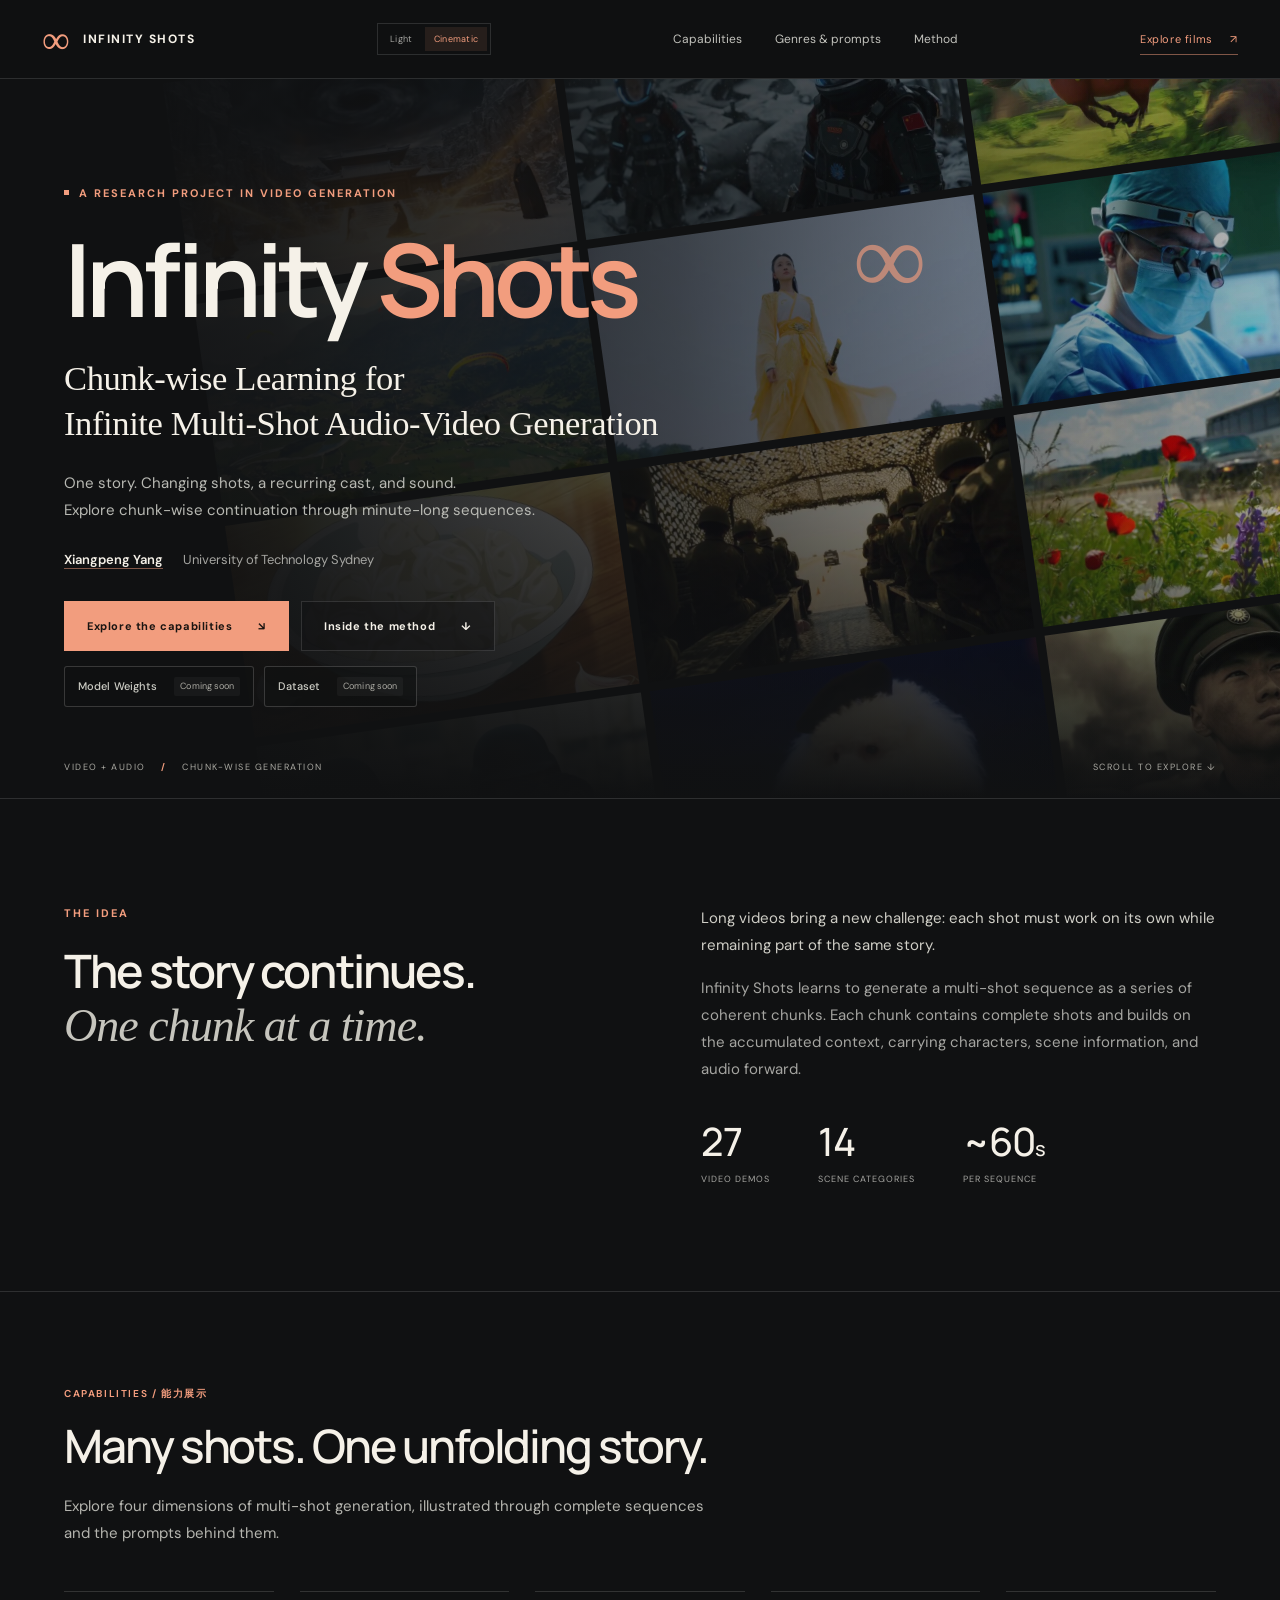
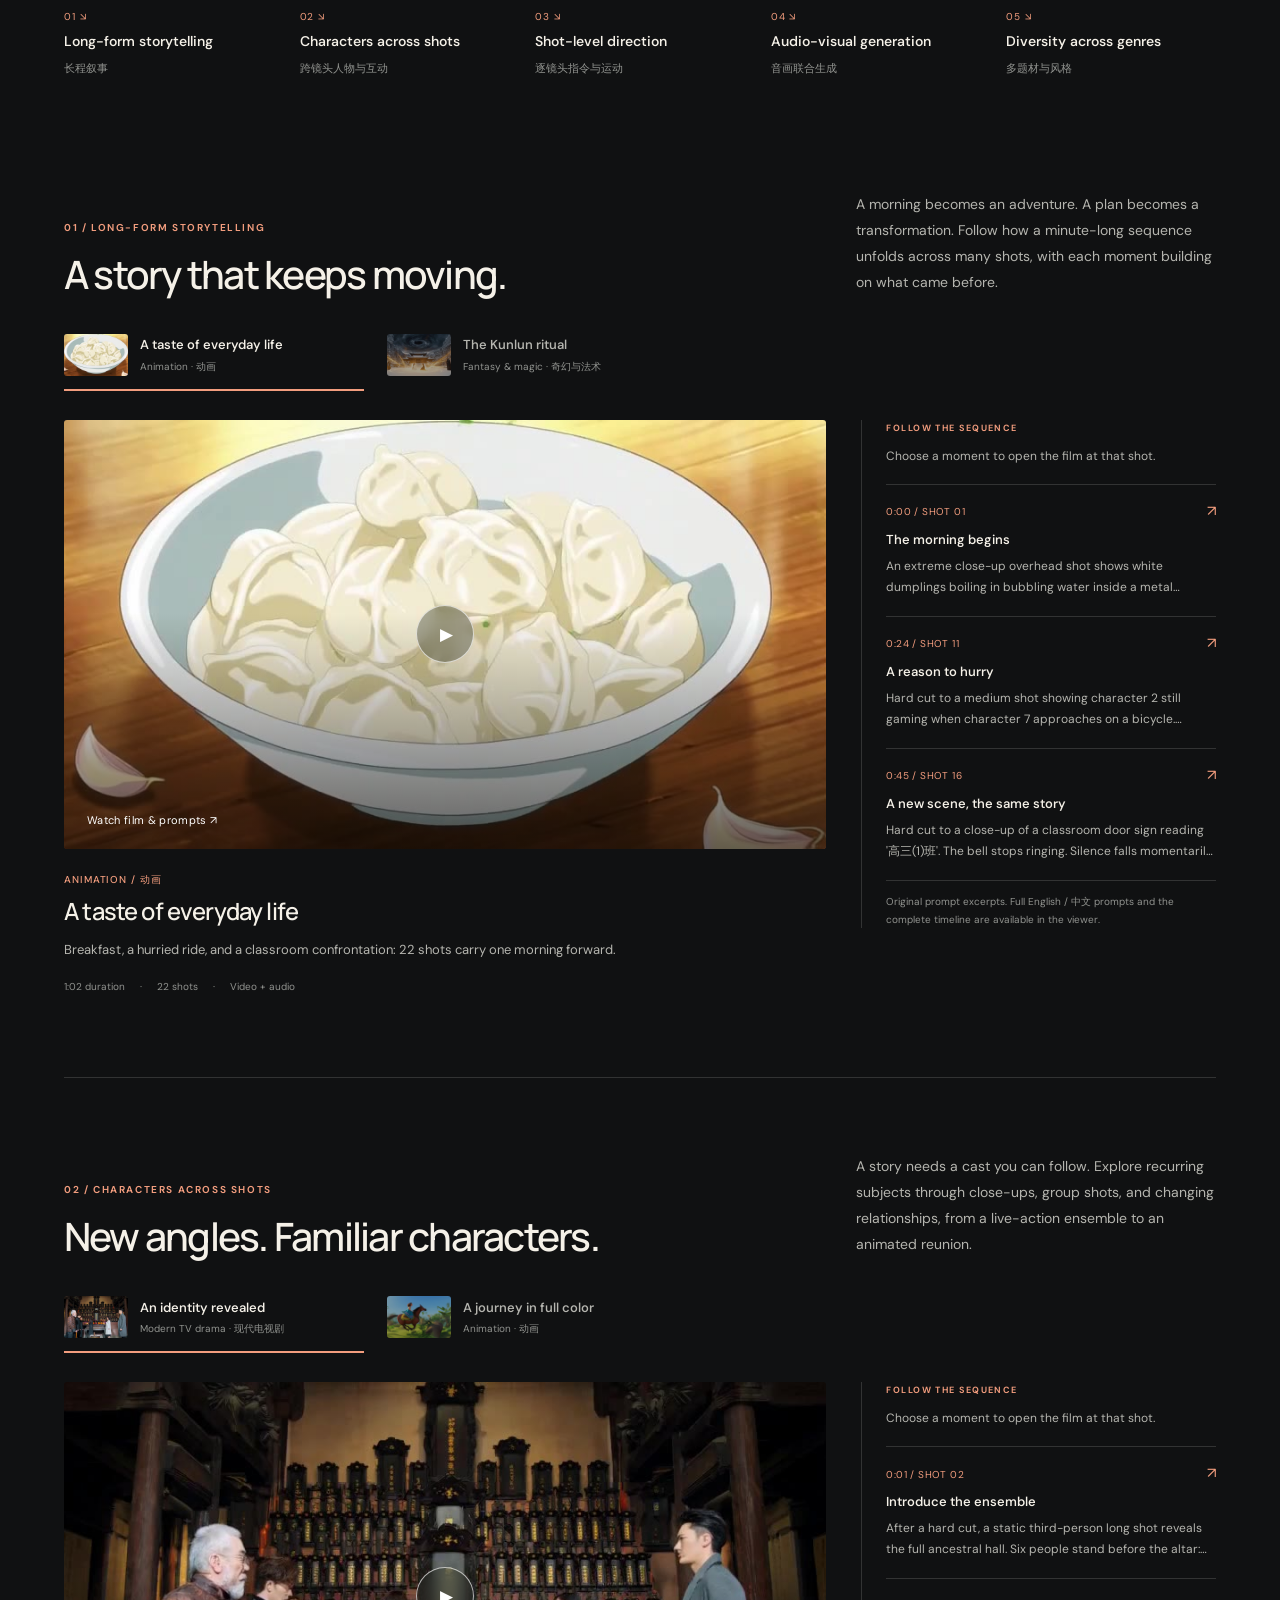
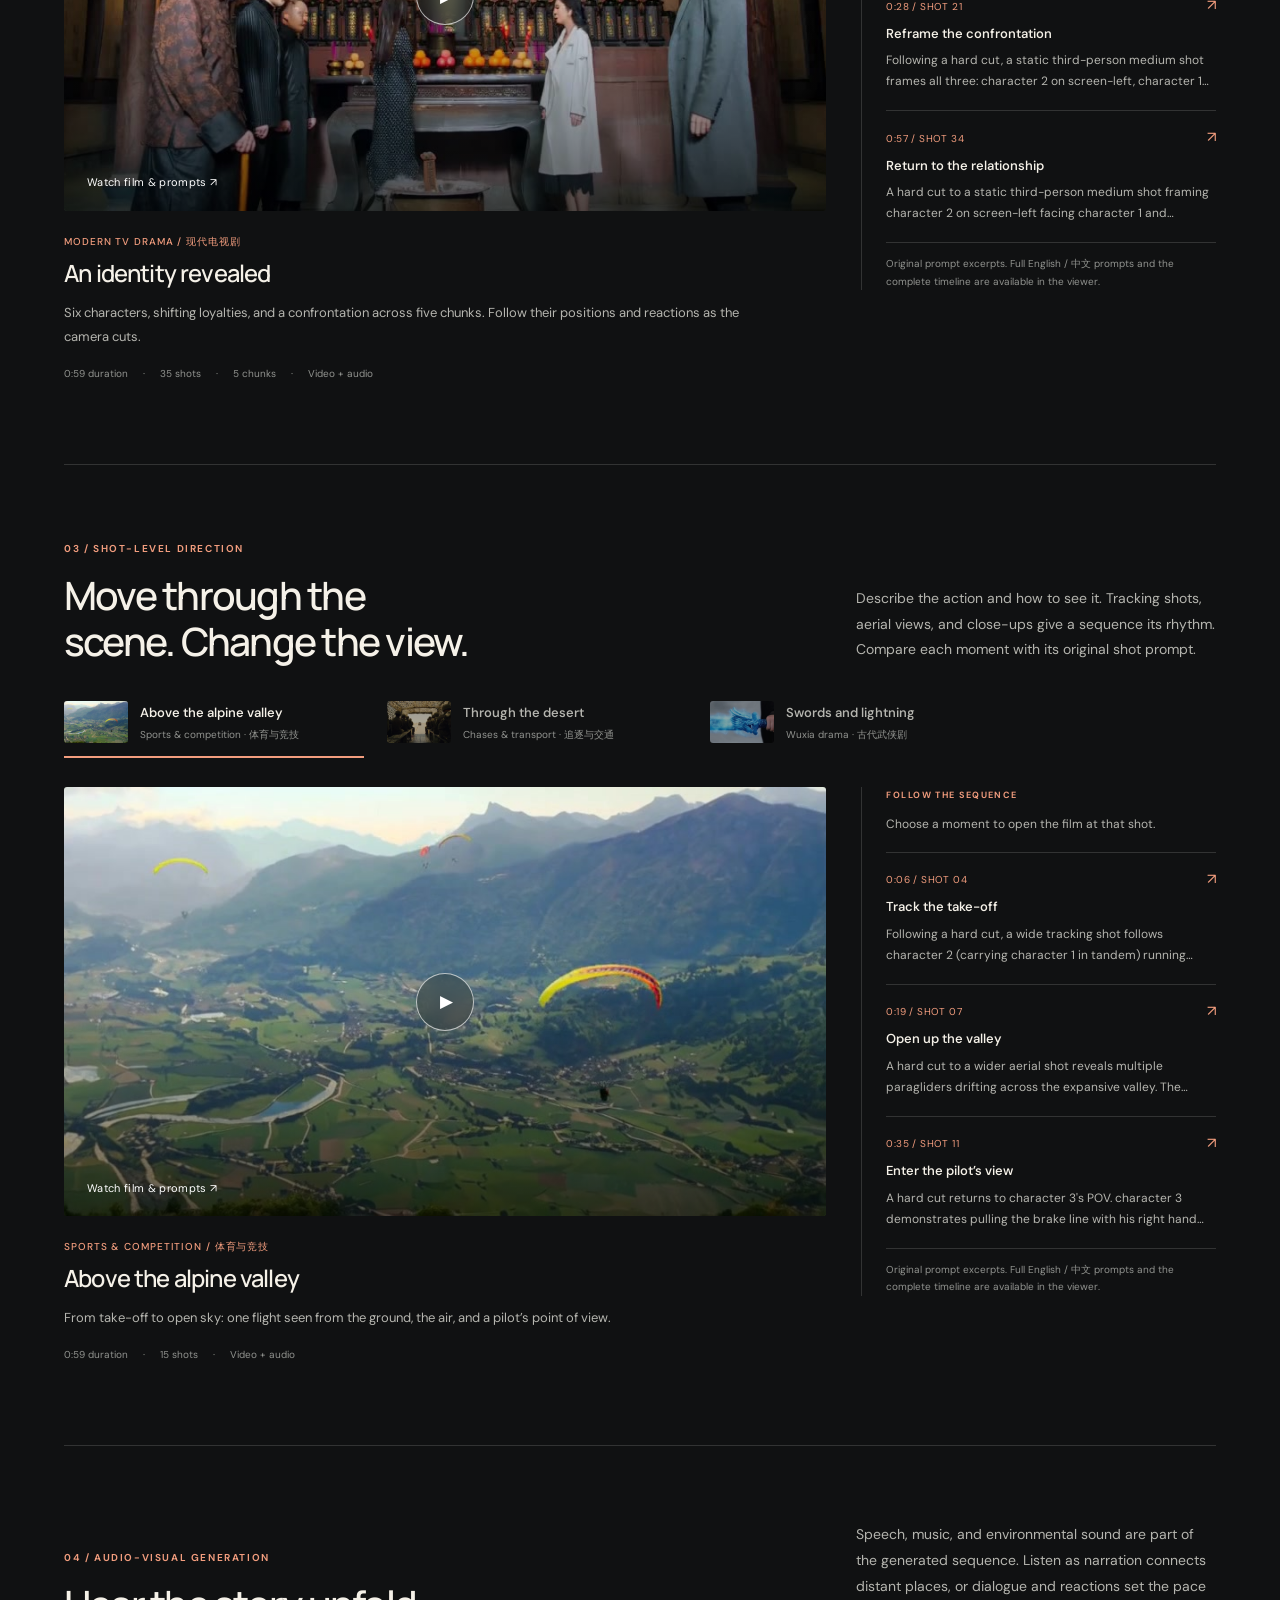
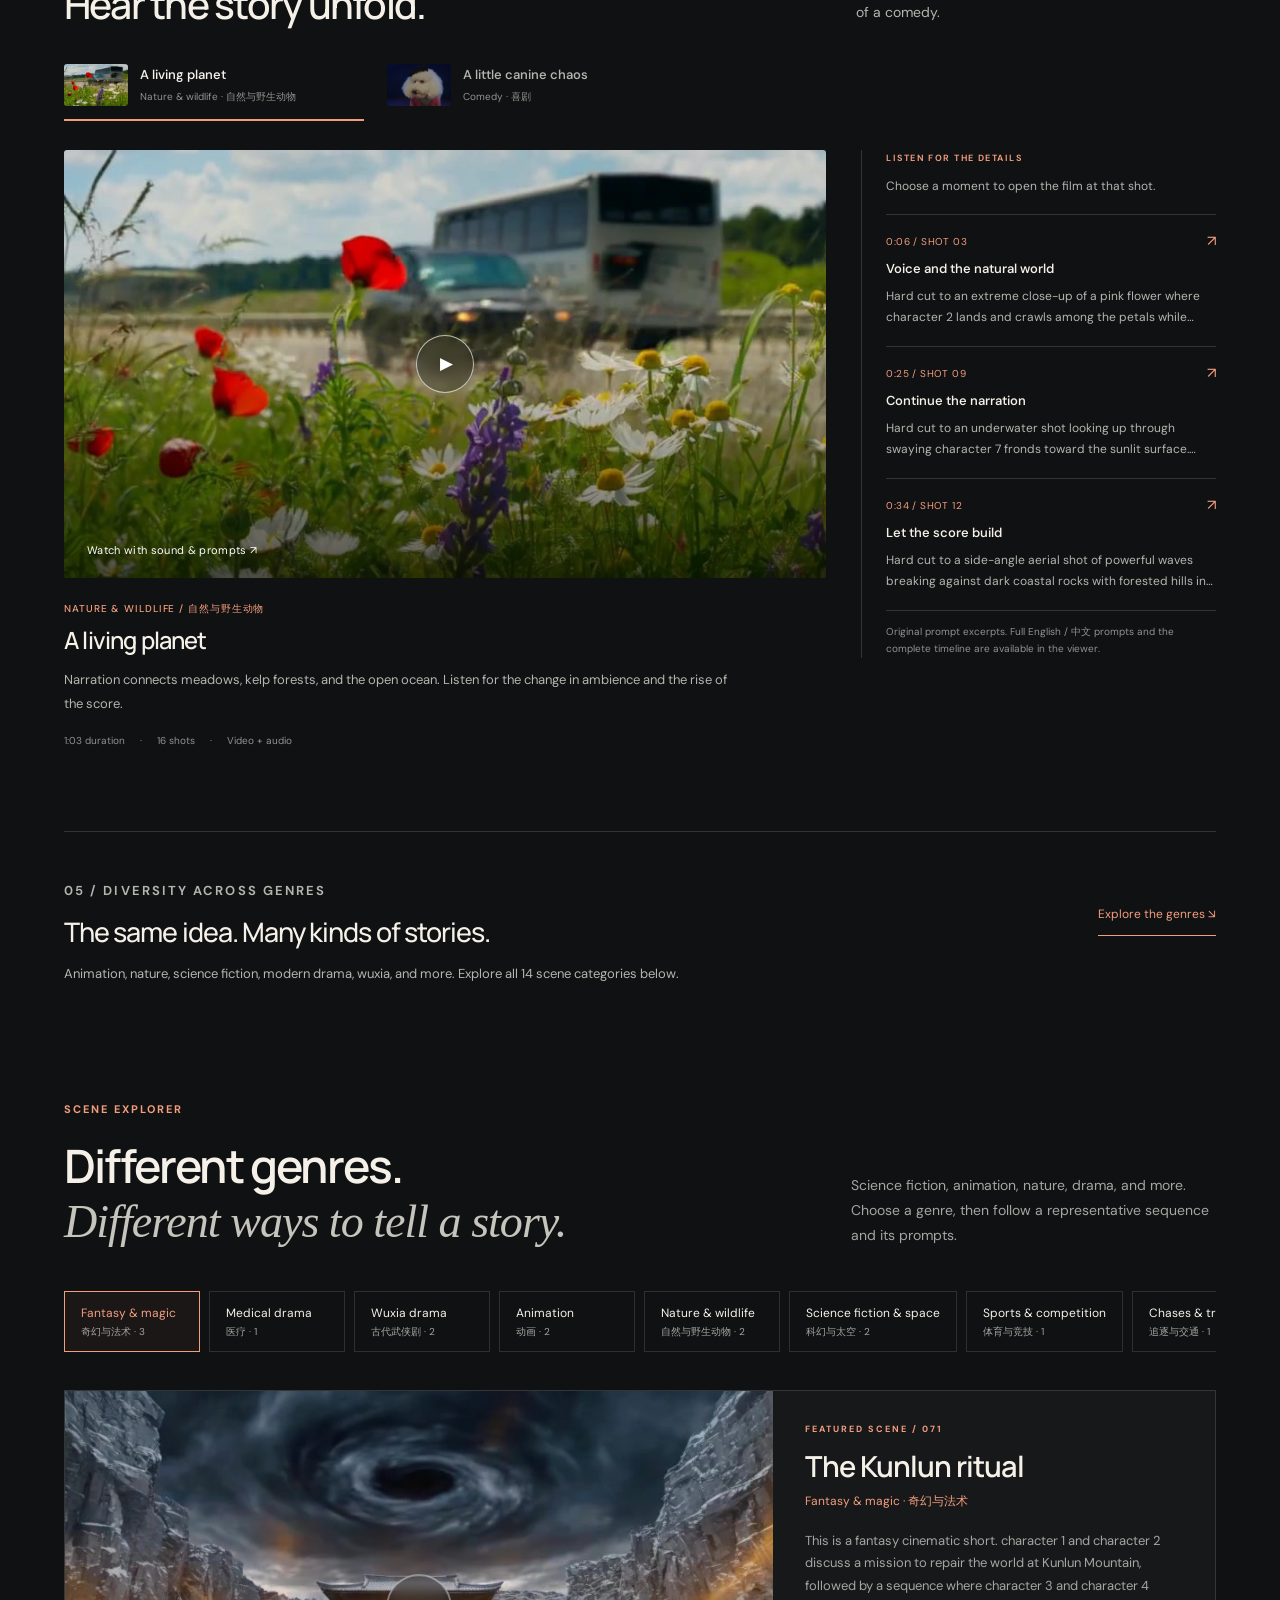
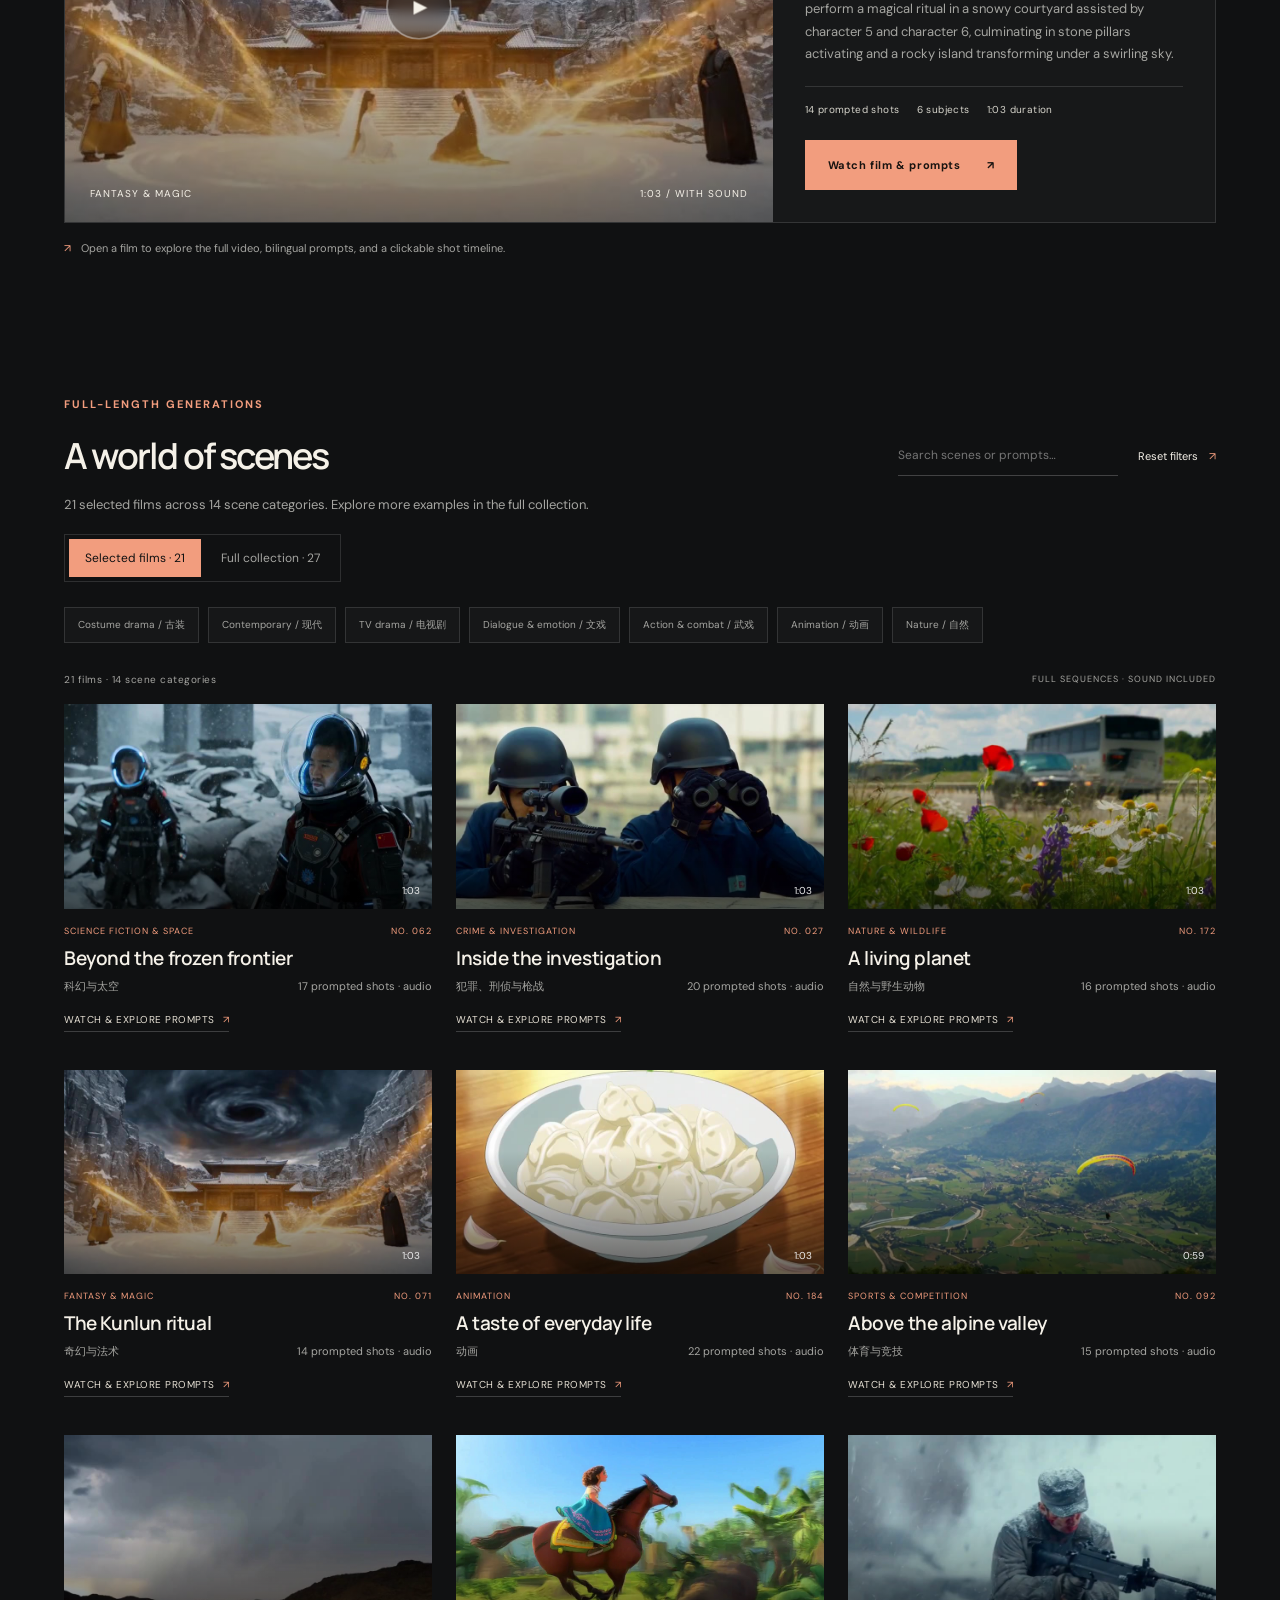
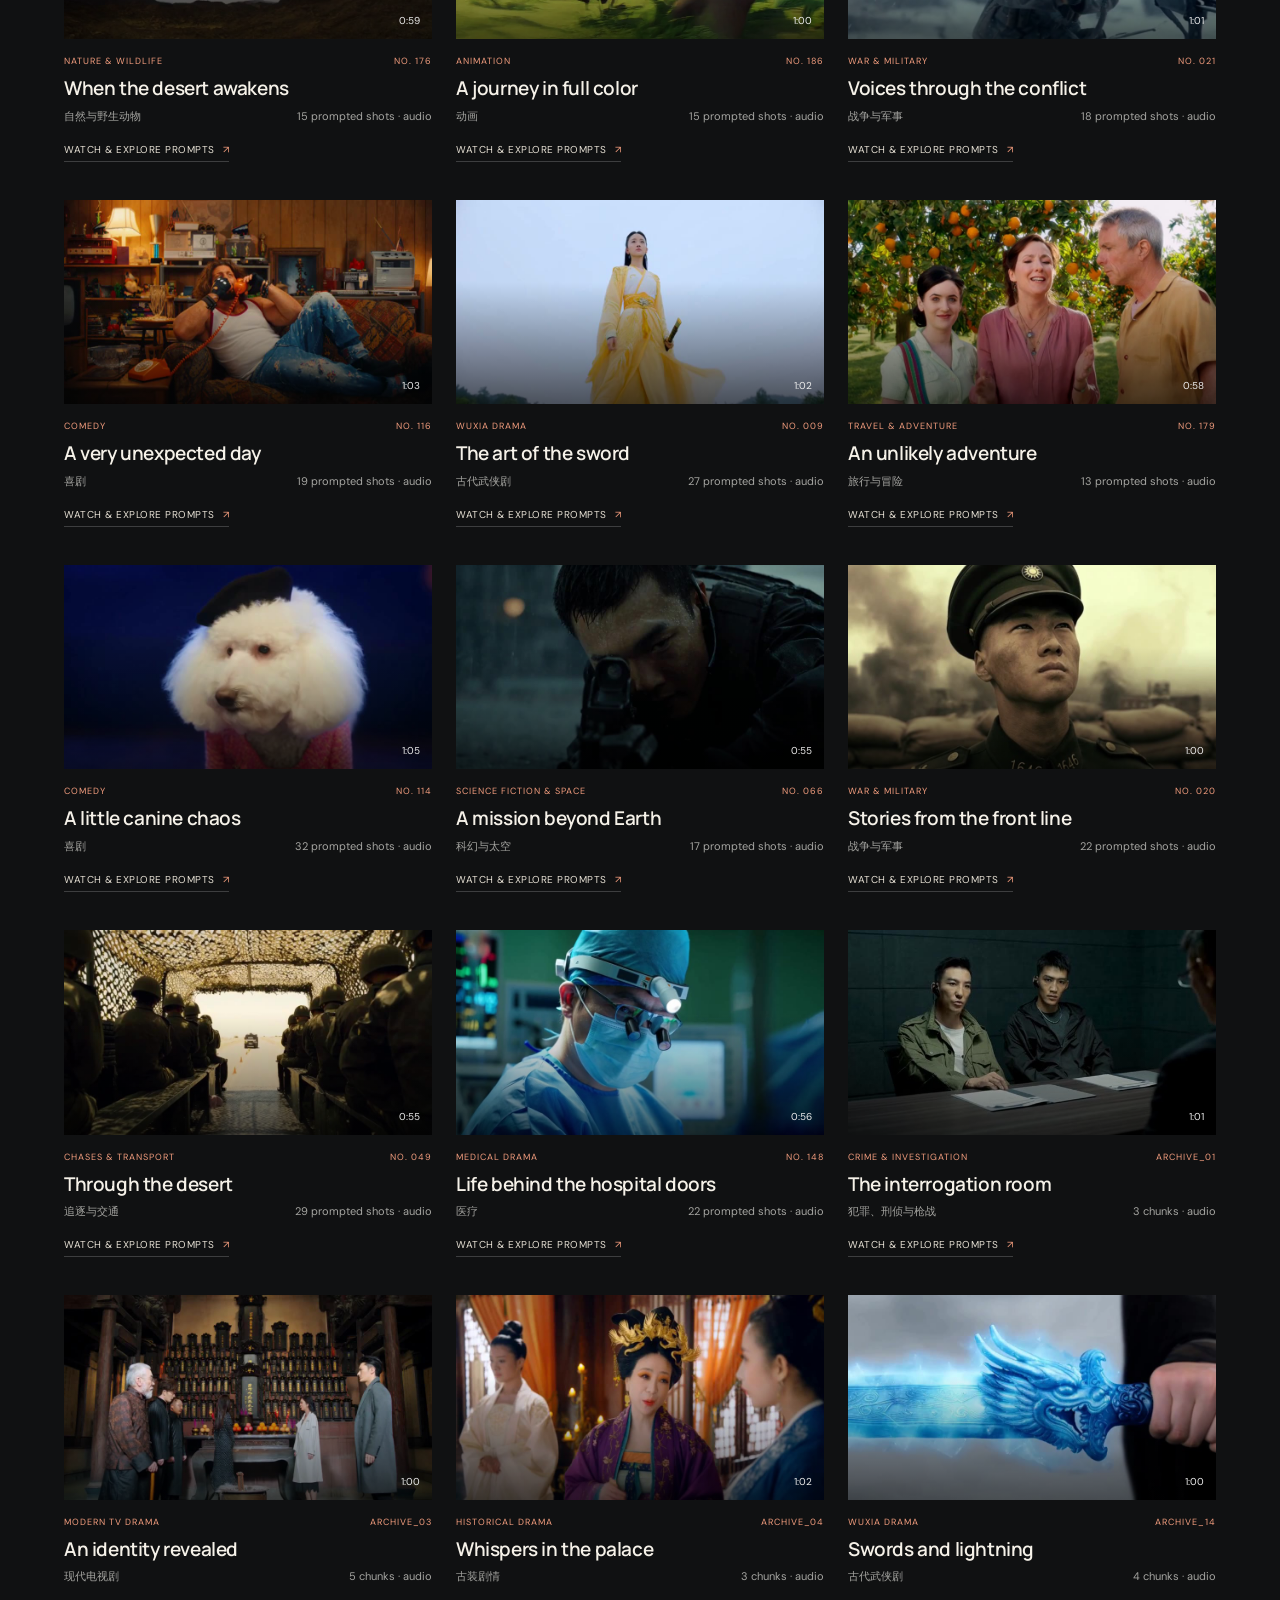
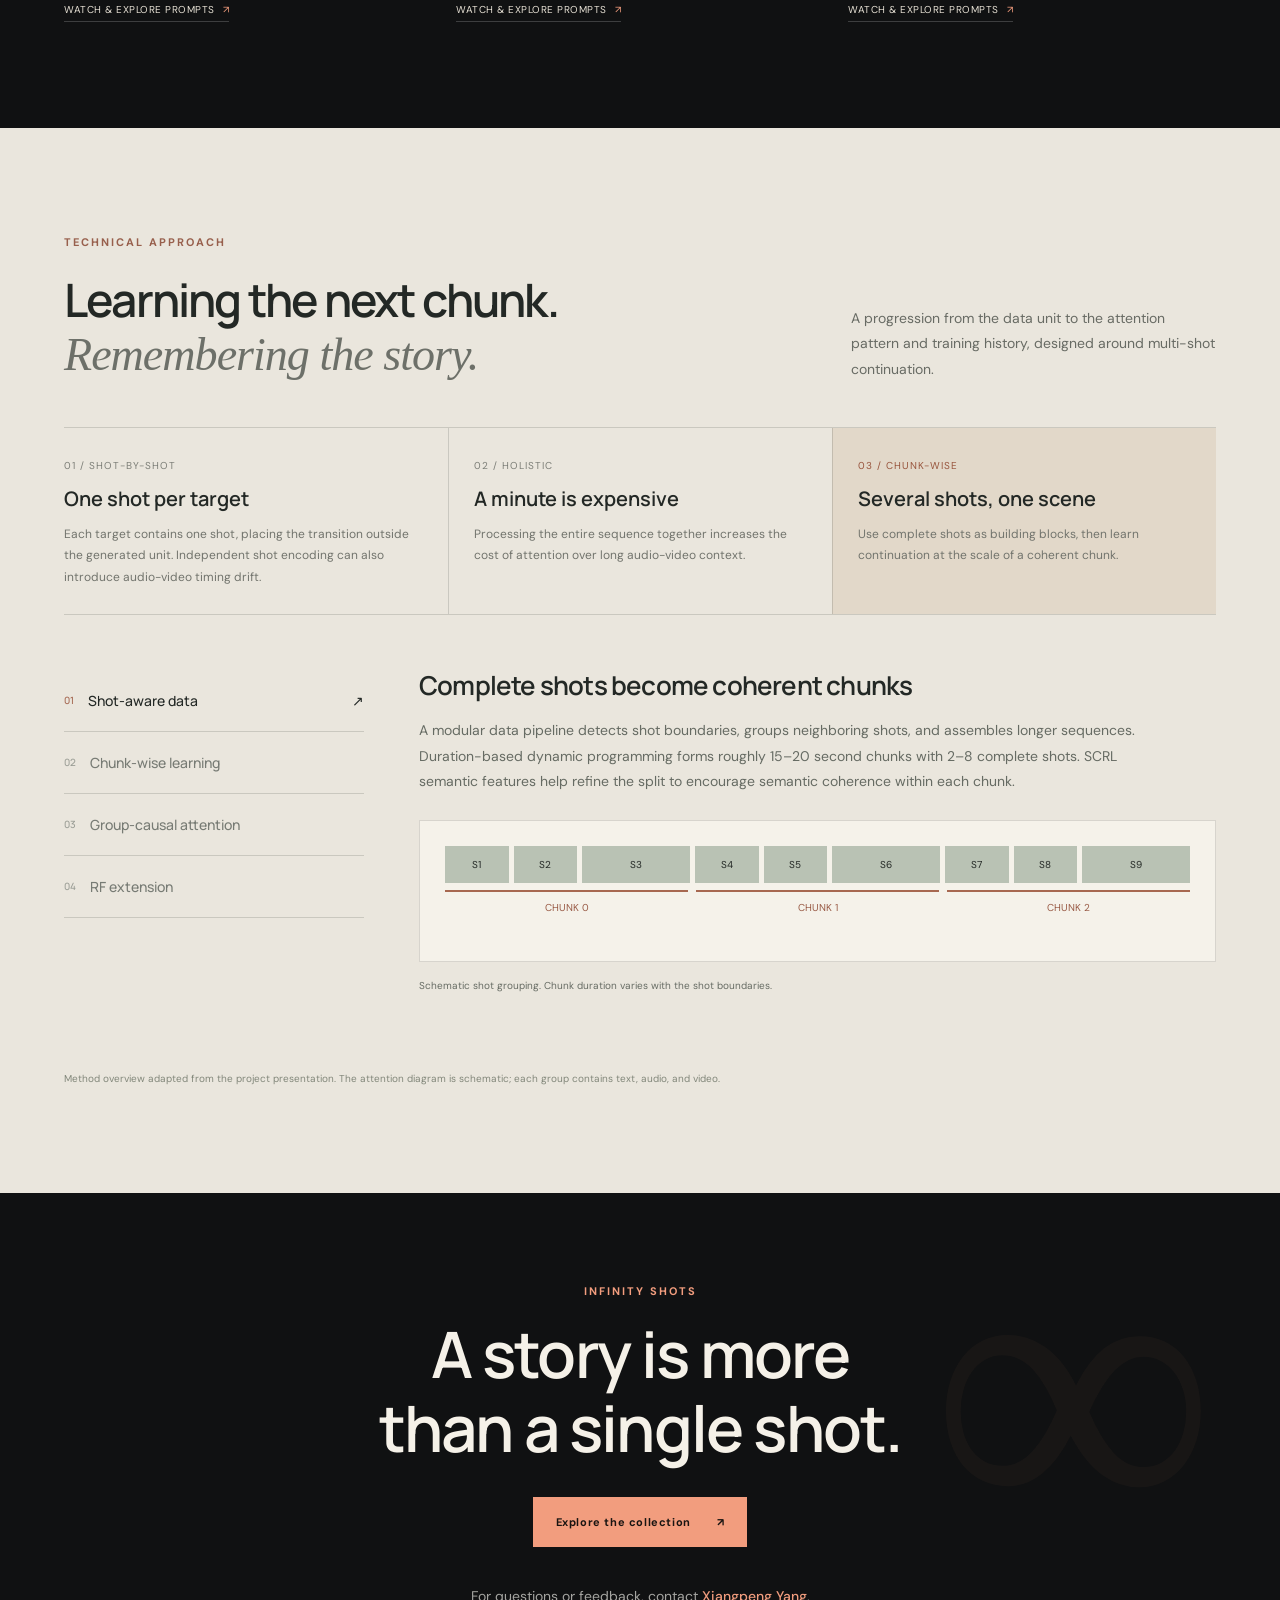
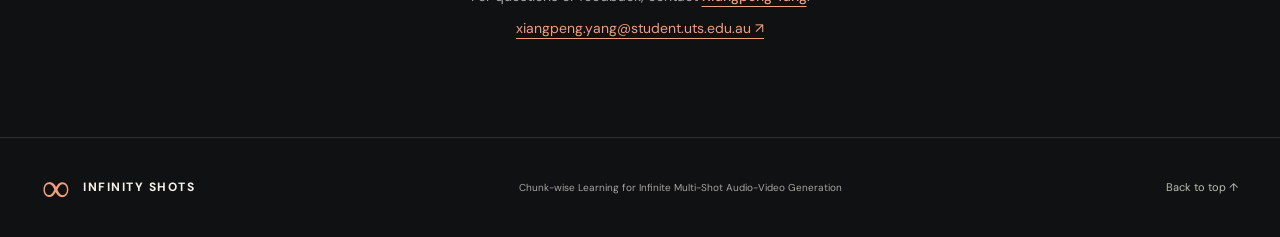
<file: index.html>
<!doctype html>
<html lang="en">
<head>
<meta charset="utf-8"><meta name="viewport" content="width=device-width, initial-scale=1">
<meta name="theme-color" content="#101112">
<meta name="description" content="Infinity Shots: Chunk-wise Learning for Infinite Multi-Shot Audio-Video Generation. Explore complete audio-visual sequences across 14 scene categories, with time-aligned prompts.">
<meta property="og:title" content="Infinity Shots"><meta property="og:description" content="Chunk-wise Learning for Infinite Multi-Shot Audio-Video Generation">
<meta property="og:type" content="website"><meta property="og:image" content="assets/posters/demo-04-feature.jpg">
<title>Infinity Shots — Chunk-wise Learning for Infinite Multi-Shot Audio-Video Generation</title>
<link rel="icon" href="favicon.svg" type="image/svg+xml">
<link rel="stylesheet" href="style.css?v=20261102-author"><link rel="stylesheet" href="viewer.css?v=20261102-480p"><link rel="stylesheet" href="capabilities.css">
<script defer src="data.js"></script><script defer src="viewer.js?v=20261102-480p"></script><script defer src="app.js"></script><script defer src="capabilities.js"></script>
</head>
<body>
<a class="skip-link" href="#main">Skip to content</a>
<header class="header"><a class="brand" href="#top" aria-label="Infinity Shots home"><span class="brand-symbol">∞</span> INFINITY SHOTS</a><div class="template-switch" aria-label="Page style"><a href="hy.html">Light</a><a class="active" href="cinematic.html">Cinematic</a></div><nav aria-label="Main navigation"><a href="#capabilities">Capabilities</a><a href="#explore">Genres & prompts</a><a href="#method">Method</a></nav><a class="header-cta" href="#gallery">Explore films <span>↗</span></a></header>
<main id="main">
<section class="hero" id="top" aria-labelledby="hero-title">
<div class="hero-mosaic" aria-hidden="true">
<img src="assets/posters/demo-04-feature.jpg" alt=""><img src="assets/posters/demo-01.jpg" alt=""><img src="assets/posters/demo-08-feature.jpg" alt=""><img src="assets/posters/demo-06-feature.jpg" alt=""><img src="assets/posters/demo-11.jpg" alt=""><img src="assets/posters/demo-18.jpg" alt=""><img src="assets/posters/demo-05.jpg" alt=""><img src="assets/posters/demo-16.jpg" alt=""><img src="assets/posters/demo-03.jpg" alt=""><img src="assets/posters/demo-02.jpg" alt=""><img src="assets/posters/demo-13.jpg" alt=""><img src="assets/posters/demo-15.jpg" alt="">
</div><div class="hero-shade"></div>
<div class="hero-content"><div class="eyebrow"><span class="tiny-square"></span> A RESEARCH PROJECT IN VIDEO GENERATION</div><h1 id="hero-title">Infinity <span>Shots</span><i aria-hidden="true">∞</i></h1><p class="paper-title">Chunk-wise Learning for<br>Infinite Multi-Shot Audio-Video Generation</p><p class="hero-description">One story. Changing shots, a recurring cast, and sound.<br> Explore chunk-wise continuation through minute-long sequences.</p><div class="hero-author"><a class="author-link" href="https://xiangpengyang.github.io/" target="_blank" rel="noopener noreferrer">Xiangpeng Yang</a> <span>University of Technology Sydney</span></div><div class="hero-actions"><a class="button primary" href="#capabilities">Explore the capabilities <span>↘</span></a><a class="button ghost" href="#method">Inside the method <span>↓</span></a></div><div class="hero-resources" role="group" aria-label="Research resources"><button class="resource-soon" type="button" disabled><span>Model Weights</span><span class="resource-status">Coming soon</span></button><button class="resource-soon" type="button" disabled><span>Dataset</span><span class="resource-status">Coming soon</span></button></div></div>
<div class="hero-bottom"><span>VIDEO + AUDIO <b>/</b> CHUNK-WISE GENERATION</span><span>SCROLL TO EXPLORE ↓</span></div>
</section>
<section class="intro section" id="overview"><div><p class="eyebrow">THE IDEA</p><h2>The story continues.<br><em>One chunk at a time.</em></h2></div><div class="intro-copy"><p>Long videos bring a new challenge: each shot must work on its own while remaining part of the same story.</p><p>Infinity Shots learns to generate a multi-shot sequence as a series of coherent chunks. Each chunk contains complete shots and builds on the accumulated context, carrying characters, scene information, and audio forward.</p><div class="facts"><div><strong data-count-demos>27</strong><span>VIDEO DEMOS</span></div><div><strong data-count-categories>14</strong><span>SCENE CATEGORIES</span></div><div><strong>~60<span>s</span></strong><span>PER SEQUENCE</span></div></div></div></section>
<section class="capabilities" id="capabilities" data-capabilities data-theme="dark" data-diversity-target="explore" aria-labelledby="capabilities-title"></section>
<section class="explore section" id="explore"><div class="section-heading"><div><p class="eyebrow">SCENE EXPLORER</p><h2>Different genres.<br><em>Different ways to tell a story.</em></h2></div><p>Science fiction, animation, nature, drama, and more. Choose a genre, then follow a representative sequence and its prompts.</p></div>
<div class="scene-strip" id="scene-strip" aria-label="Choose a scene category"></div>
<div class="spotlight" id="spotlight"></div><p class="explorer-hint"><span>↗</span> Open a film to explore the full video, bilingual prompts, and a clickable shot timeline.</p>
</section>
<section class="gallery-section section" id="gallery"><div class="gallery-heading"><div><p class="eyebrow">FULL-LENGTH GENERATIONS</p><h2>A world of scenes</h2></div><div class="gallery-tools"><label class="sr-only" for="gallery-search">Search scenes and prompts</label><input id="gallery-search" type="search" placeholder="Search scenes or prompts…"><button class="text-button" id="reset-filter">Reset filters <span>↗</span></button></div></div>
<p class="collection-intro">21 selected films across 14 scene categories. Explore more examples in the full collection.</p><div class="collection-scope" aria-label="Collection selection"><button type="button" data-collection-scope="selected" aria-pressed="true">Selected films · 21</button><button type="button" data-collection-scope="all" aria-pressed="false">Full collection · 27</button></div>
<div class="tag-filters" id="tag-filters" aria-label="Filter by setting and performance"></div><div class="gallery-status"><p id="gallery-count" aria-live="polite">21 films · 14 scene categories</p><p>FULL SEQUENCES · SOUND INCLUDED</p></div><div class="gallery-grid" id="gallery-grid"></div><p class="no-results" id="no-results" hidden>No matching scenes. Try another search or show all films.</p>
</section>
<section class="method-section" id="method"><div class="section method-inner"><div class="section-heading"><div><p class="eyebrow">TECHNICAL APPROACH</p><h2>Learning the next chunk.<br><em>Remembering the story.</em></h2></div><p>A progression from the data unit to the attention pattern and training history, designed around multi-shot continuation.</p></div>
<div class="approach-comparison"><div><span>01 / SHOT-BY-SHOT</span><h3>One shot per target</h3><p>Each target contains one shot, placing the transition outside the generated unit. Independent shot encoding can also introduce audio-video timing drift.</p></div><div><span>02 / HOLISTIC</span><h3>A minute is expensive</h3><p>Processing the entire sequence together increases the cost of attention over long audio-video context.</p></div><div class="chosen"><span>03 / CHUNK-WISE</span><h3>Several shots, one scene</h3><p>Use complete shots as building blocks, then learn continuation at the scale of a coherent chunk.</p></div></div>
<div class="method-body"><div class="method-tabs" role="tablist" aria-label="Method stages"><button role="tab" id="method-tab-0" aria-selected="true" aria-controls="method-panel" data-method="0"><span>01</span> Shot-aware data <b>↗</b></button><button role="tab" id="method-tab-1" aria-selected="false" aria-controls="method-panel" data-method="1"><span>02</span> Chunk-wise learning <b>↗</b></button><button role="tab" id="method-tab-2" aria-selected="false" aria-controls="method-panel" data-method="2"><span>03</span> Group-causal attention <b>↗</b></button><button role="tab" id="method-tab-3" aria-selected="false" aria-controls="method-panel" data-method="3"><span>04</span> RF extension <b>↗</b></button></div><div class="method-panel" id="method-panel" role="tabpanel" aria-labelledby="method-tab-0" tabindex="0"></div></div>
<p class="method-footnote">Method overview adapted from the project presentation. The attention diagram is schematic; each group contains text, audio, and video.</p></div></section>
<section class="closing section"><div class="closing-mark" aria-hidden="true">∞</div><p class="eyebrow">INFINITY SHOTS</p><h2>A story is more<br>than a single shot.</h2><a class="button primary" href="#explore">Explore the collection <span>↗</span></a><p class="project-contact" id="contact">For questions or feedback, contact <strong><a class="author-link" href="https://xiangpengyang.github.io/" target="_blank" rel="noopener noreferrer">Xiangpeng Yang</a></strong>.<br><a href="mailto:xiangpeng.yang@student.uts.edu.au">xiangpeng.yang@student.uts.edu.au <span aria-hidden="true">↗</span></a></p></section>
</main><footer><a class="brand" href="#top"><span class="brand-symbol">∞</span> INFINITY SHOTS</a><p>Chunk-wise Learning for Infinite Multi-Shot Audio-Video Generation</p><a href="#top">Back to top ↑</a></footer>
<noscript><p class="noscript">Enable JavaScript to browse the video collection and read the prompts.</p></noscript>
</body></html>
</file>
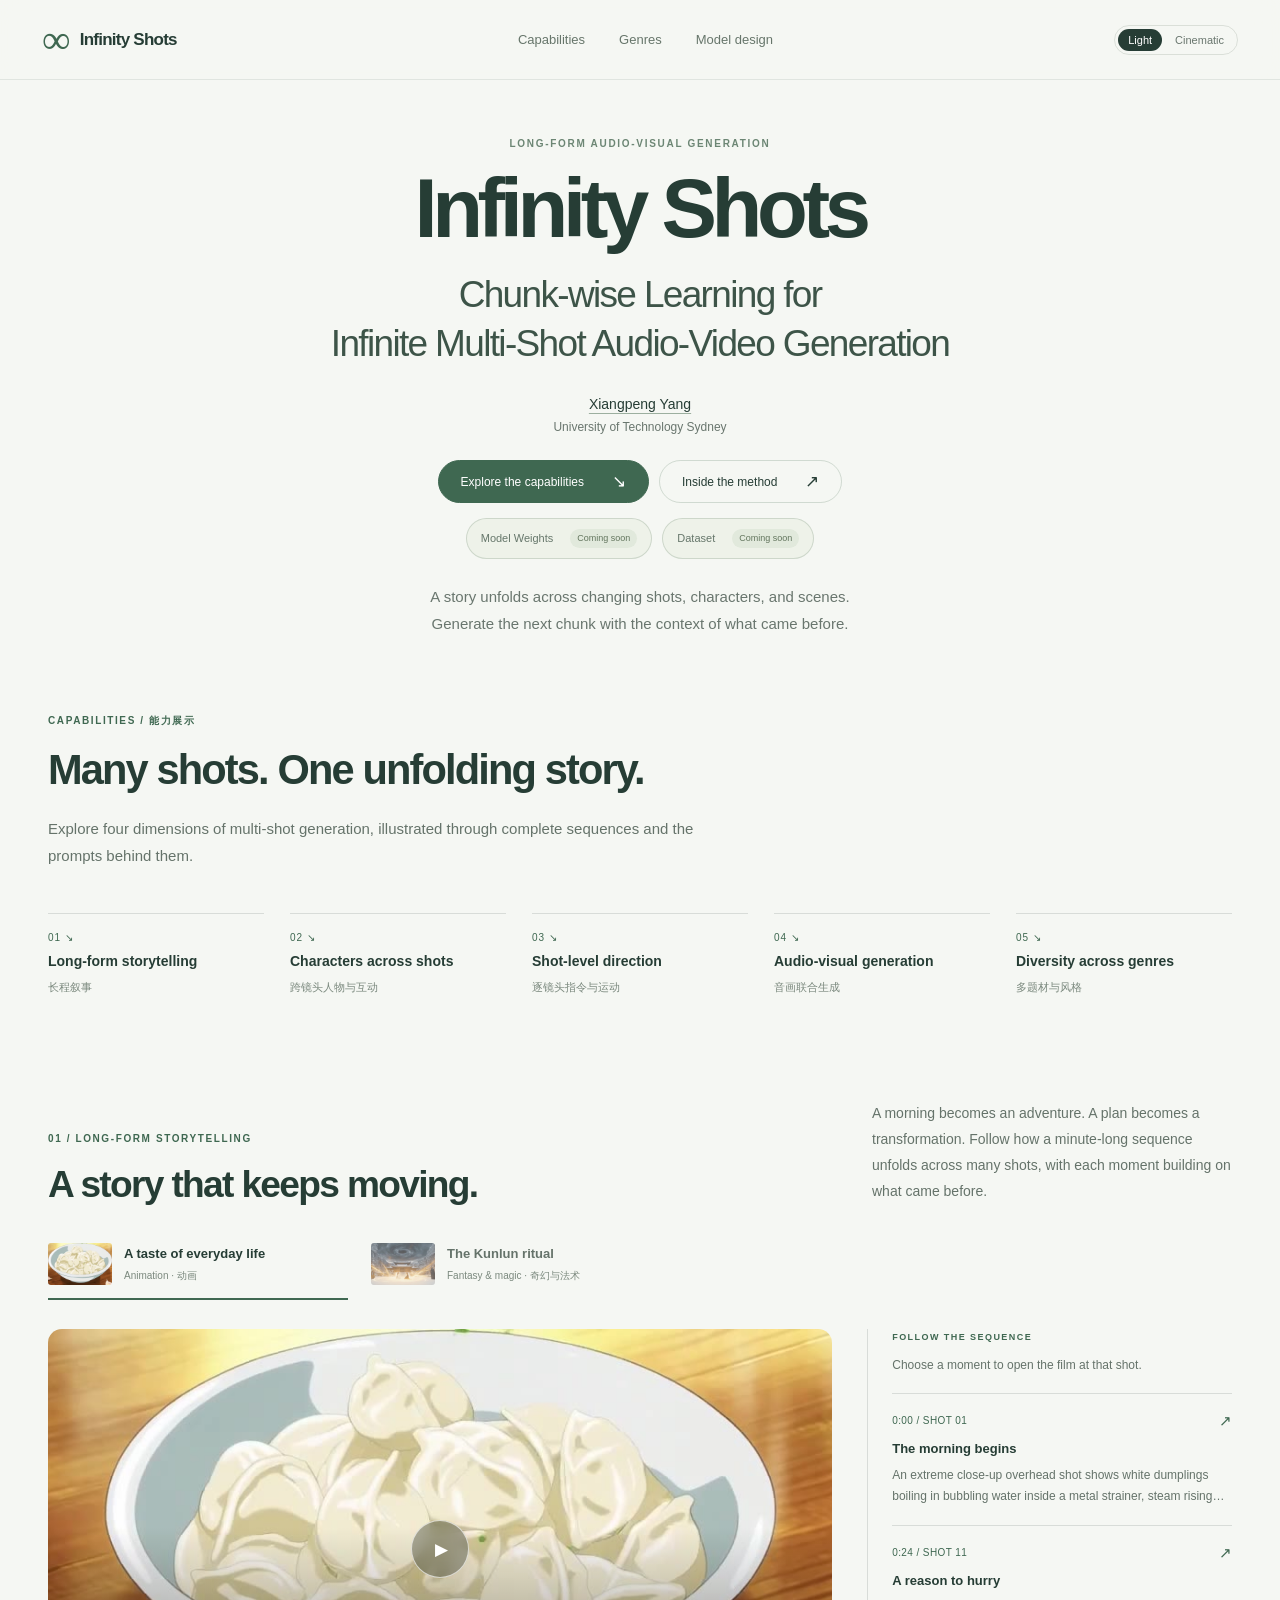
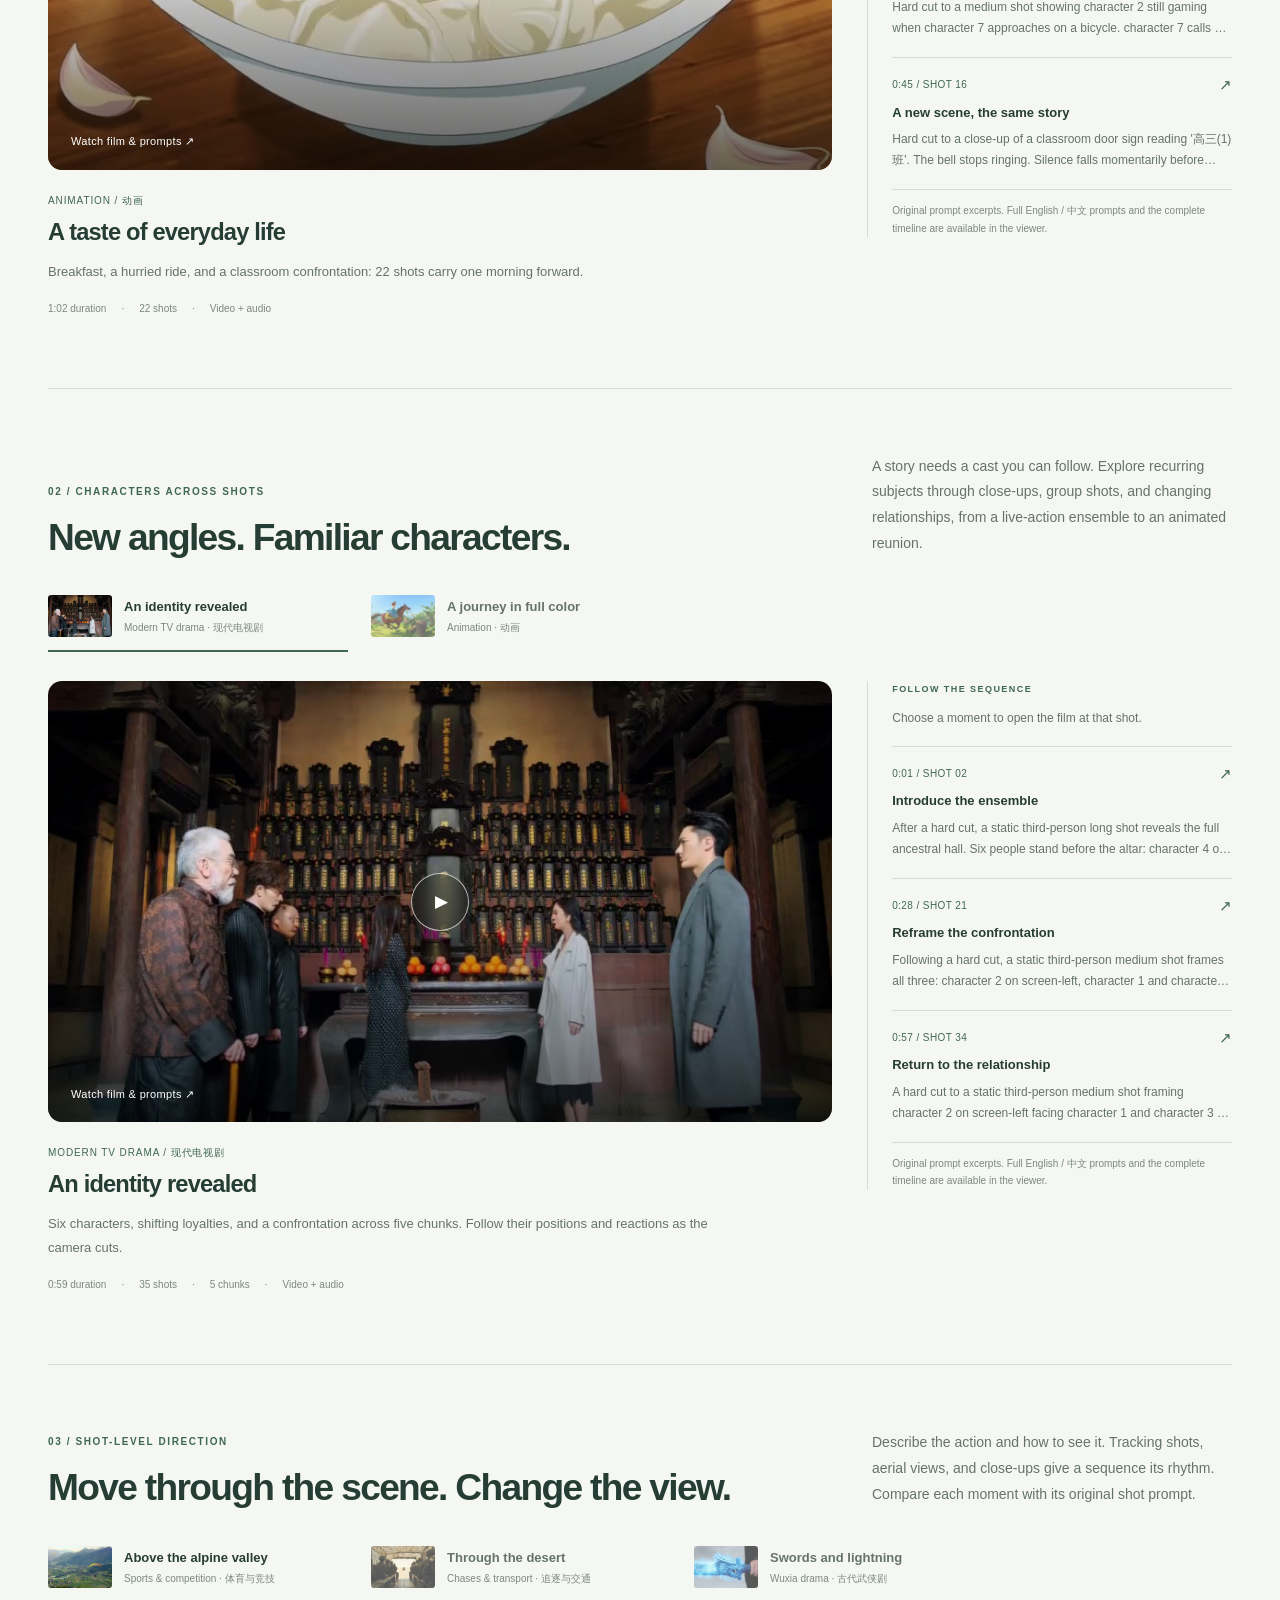
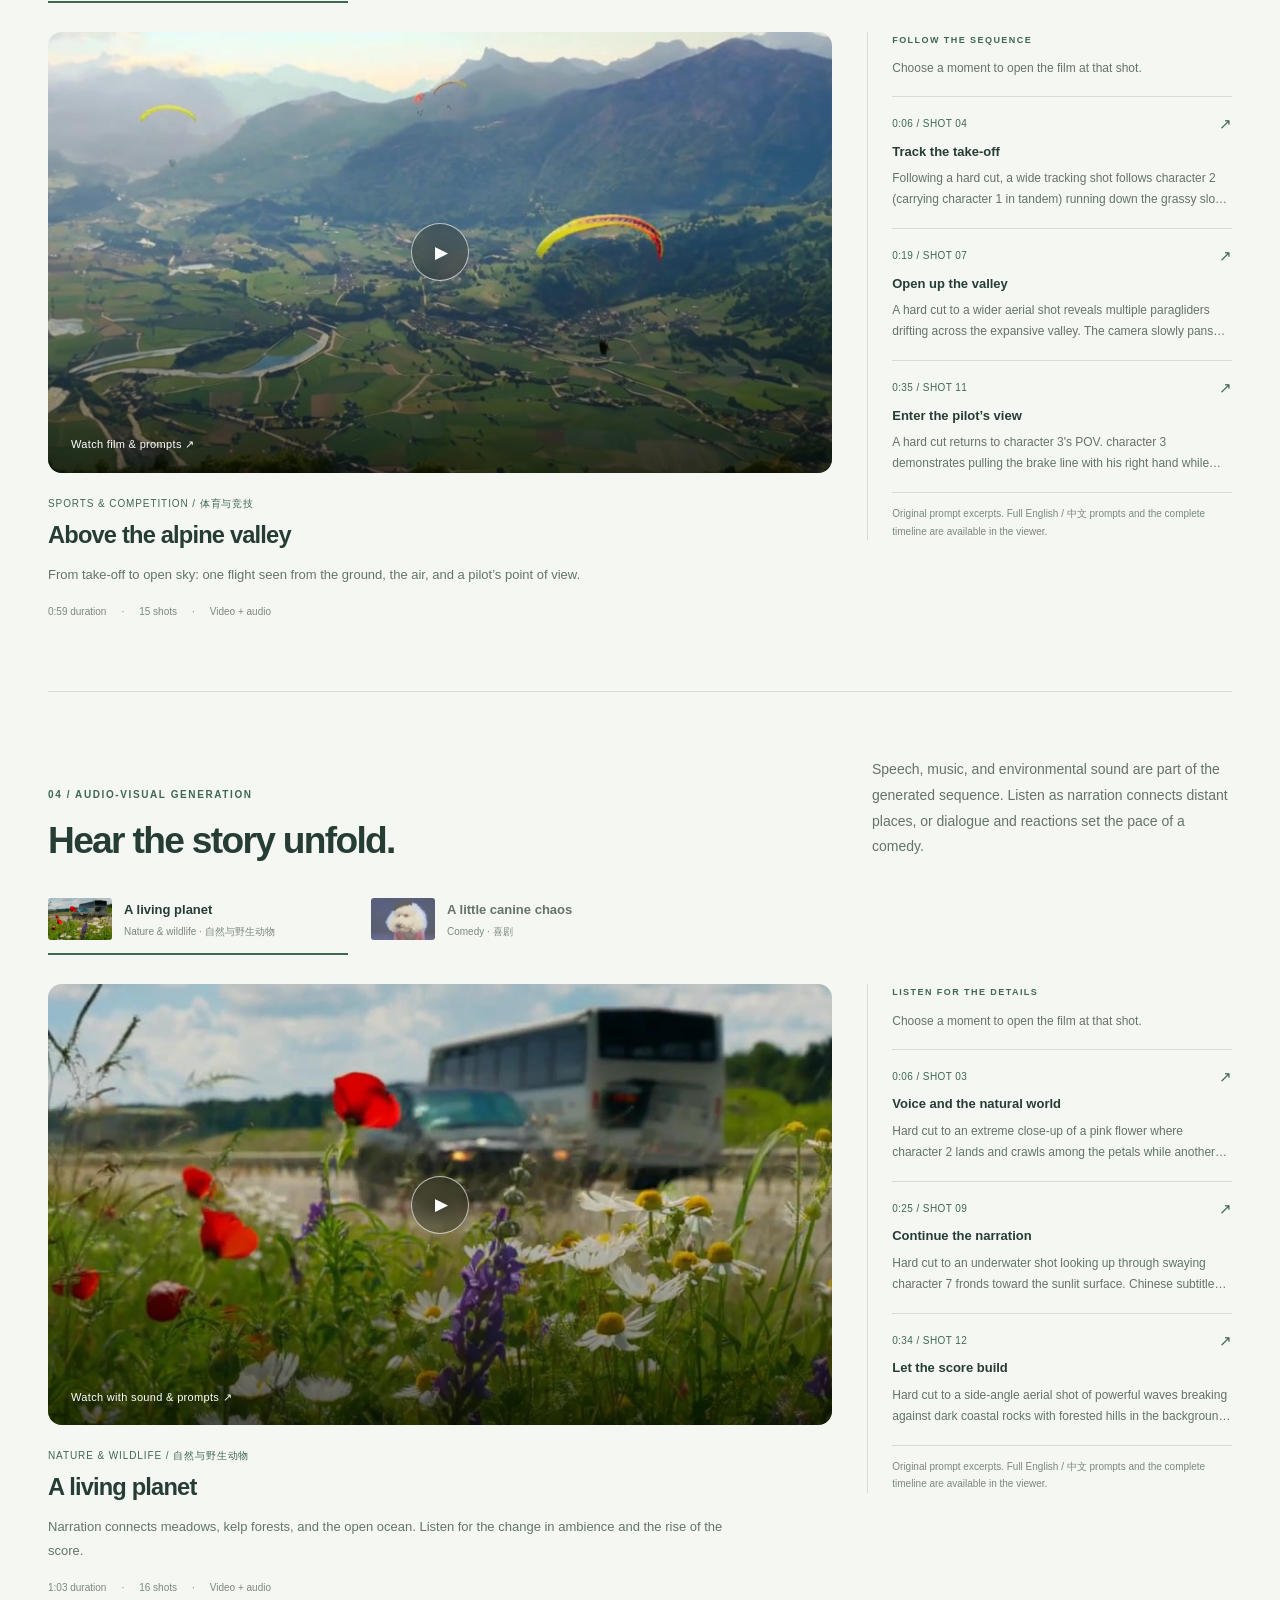
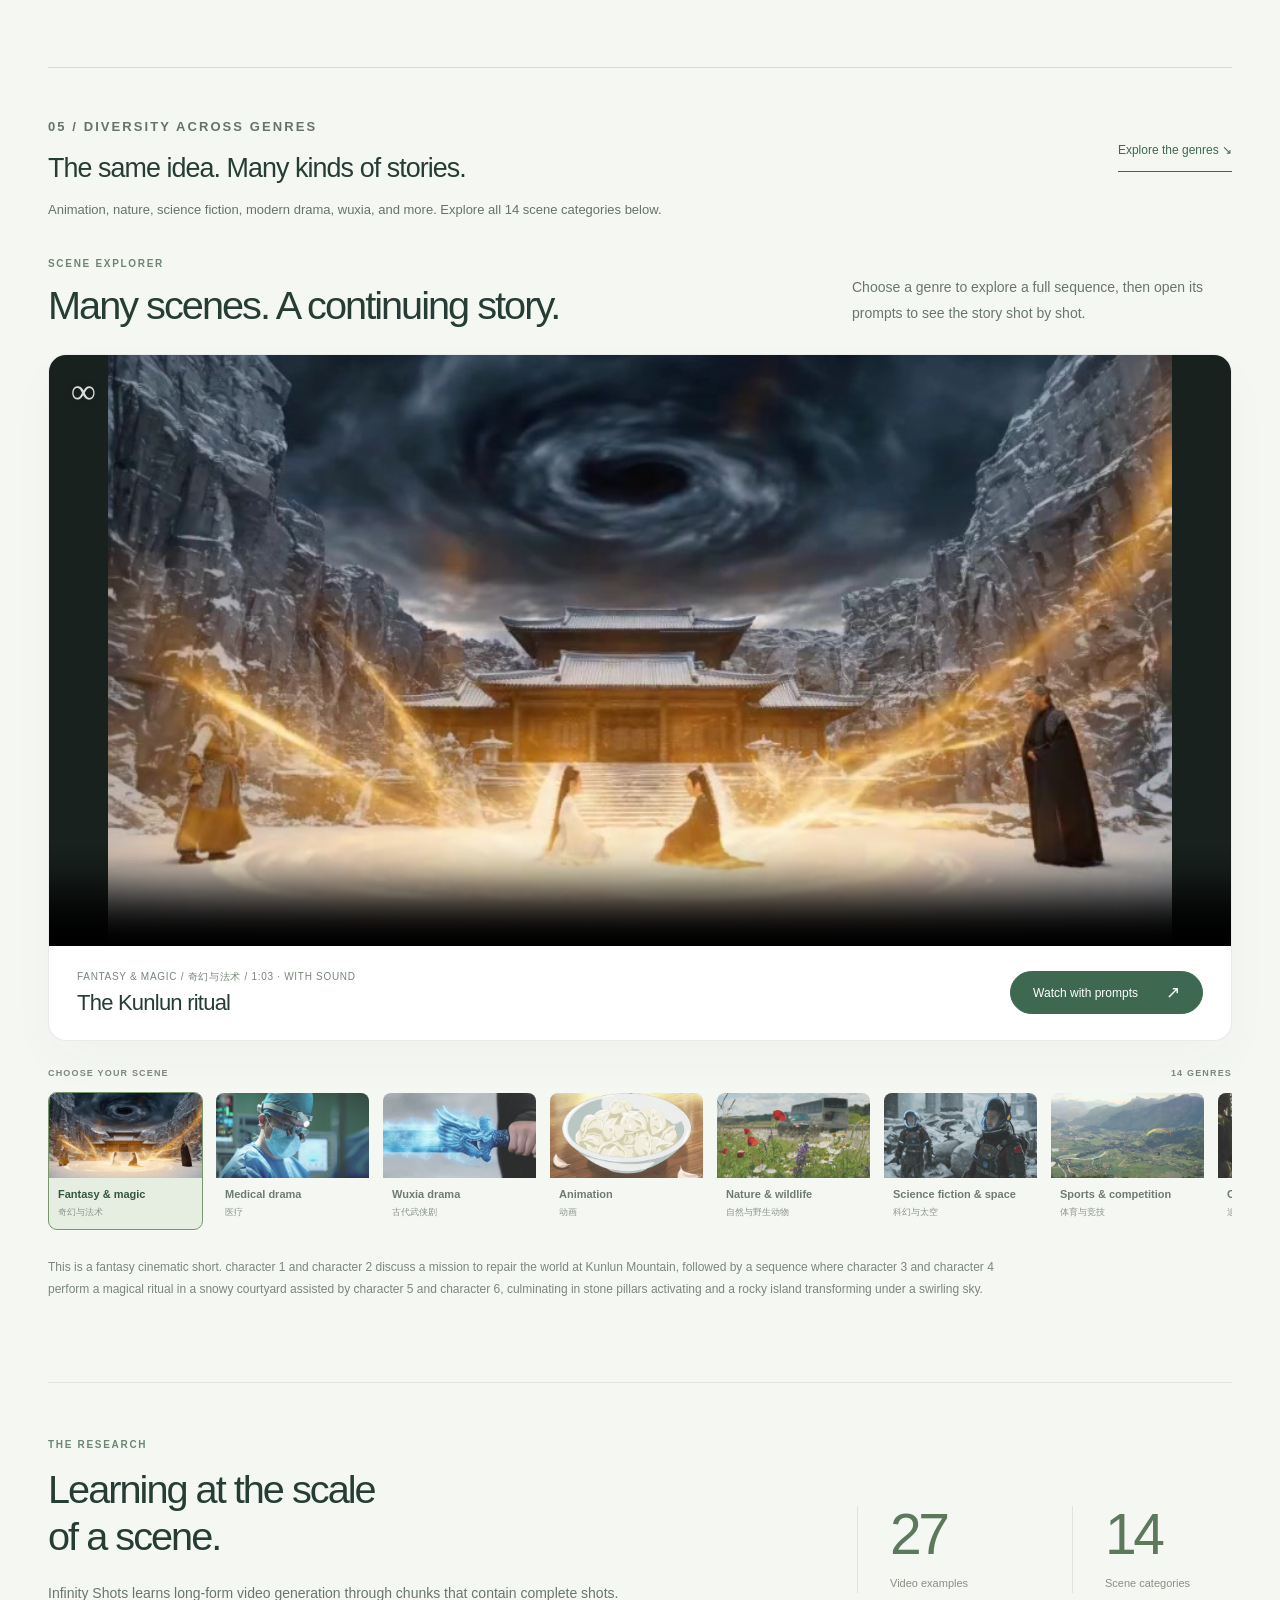
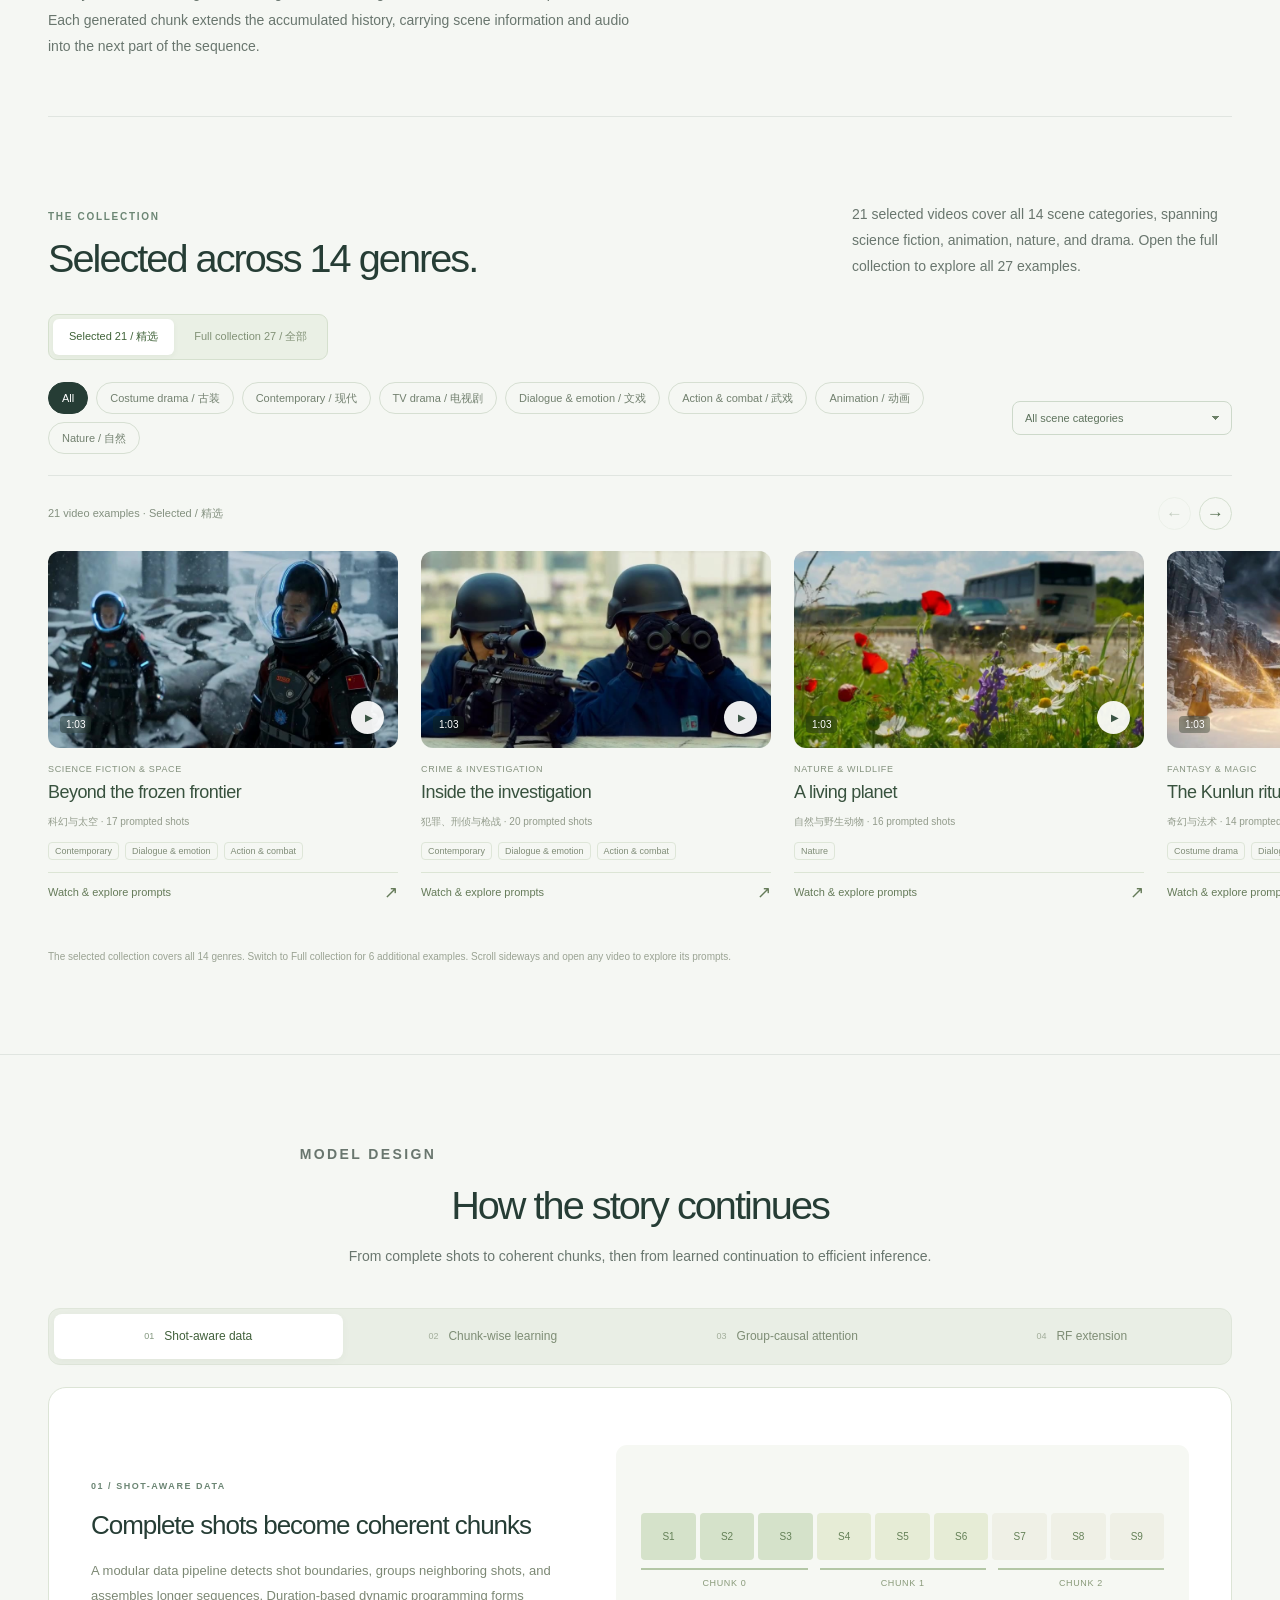
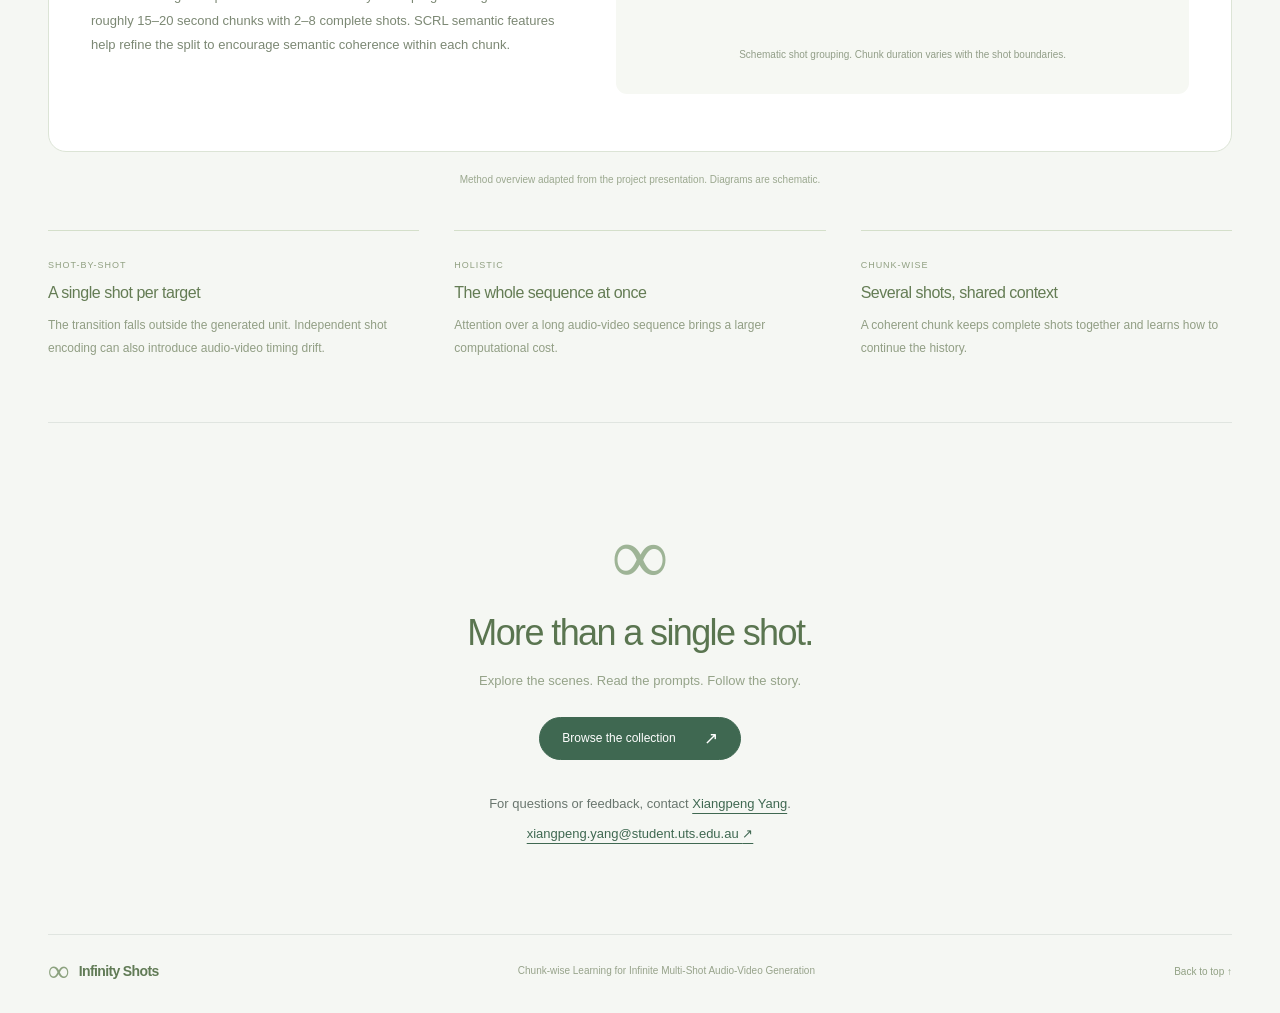
<file: hy.html>
<!doctype html>
<html lang="en">
<head>
<meta charset="utf-8"><meta name="viewport" content="width=device-width, initial-scale=1">
<meta name="theme-color" content="#f5f7f3">
<meta name="description" content="Infinity Shots: Chunk-wise Learning for Infinite Multi-Shot Audio-Video Generation. Explore scenes, complete generated videos, and their prompts.">
<meta property="og:title" content="Infinity Shots"><meta property="og:description" content="Chunk-wise Learning for Infinite Multi-Shot Audio-Video Generation"><meta property="og:type" content="website"><meta property="og:image" content="assets/posters/demo-04-feature.jpg">
<title>Infinity Shots — Chunk-wise Learning for Infinite Multi-Shot Audio-Video Generation</title>
<link rel="icon" href="favicon.svg" type="image/svg+xml">
<link rel="stylesheet" href="hy.css?v=20261102-author"><link rel="stylesheet" href="viewer.css?v=20261102-480p"><link rel="stylesheet" href="capabilities.css">
<script defer src="data.js"></script><script defer src="viewer.js?v=20261102-480p"></script><script defer src="hy.js"></script><script defer src="capabilities.js"></script>
</head>
<body>
<a class="hy-skip" href="#main">Skip to content</a>
<header class="hy-header"><a class="hy-brand" href="#top"><span aria-hidden="true">∞</span> Infinity Shots</a><nav aria-label="Main navigation"><a href="#capabilities">Capabilities</a><a href="#scenes">Genres</a><a href="#method">Model design</a></nav><div class="hy-style-switch" aria-label="Page design"><a href="hy.html" aria-current="page">Light</a><a href="cinematic.html">Cinematic</a></div></header>
<main id="main">
<section class="hy-hero hy-shell" id="top"><p class="hy-kicker">LONG-FORM AUDIO-VISUAL GENERATION</p><h1>Infinity Shots</h1><p class="hy-paper-title">Chunk-wise Learning for<br>Infinite Multi-Shot Audio-Video Generation</p><div class="hy-authors"><a class="author-link" href="https://xiangpengyang.github.io/" target="_blank" rel="noopener noreferrer">Xiangpeng Yang</a> <span>University of Technology Sydney</span></div><div class="hy-resource-links"><a class="hy-button hy-primary" href="#capabilities">Explore the capabilities <span>↘</span></a><a class="hy-button" href="#method">Inside the method <span>↗</span></a></div><div class="hy-research-resources" role="group" aria-label="Research resources"><button class="hy-resource-soon" type="button" disabled><span>Model Weights</span><span class="hy-resource-status">Coming soon</span></button><button class="hy-resource-soon" type="button" disabled><span>Dataset</span><span class="hy-resource-status">Coming soon</span></button></div><p class="hy-hero-summary">A story unfolds across changing shots, characters, and scenes.<br>Generate the next chunk with the context of what came before.</p></section>
<section class="capabilities" id="capabilities" data-capabilities data-theme="light" data-diversity-target="scenes" aria-labelledby="capabilities-title"></section>
<section class="hy-scenes hy-shell" id="scenes" aria-labelledby="hy-scene-heading"><div class="hy-section-header"><div><p class="hy-kicker">SCENE EXPLORER</p><h2 id="hy-scene-heading">Many scenes. A continuing story.</h2></div><p>Choose a genre to explore a full sequence, then open its prompts to see the story shot by shot.</p></div>
<div class="hy-showcase"><div class="hy-showcase-media"><video id="hy-feature-video" playsinline controls preload="none"></video><span class="hy-scene-watermark" aria-hidden="true">∞</span></div><div class="hy-showcase-caption"><div><p id="hy-feature-category" class="hy-feature-category"></p><h3 id="hy-feature-title"></h3></div><button class="hy-button hy-primary" id="hy-watch">Watch with prompts <span>↗</span></button></div></div>
<div class="hy-selector-heading"><span>CHOOSE YOUR SCENE</span><span id="hy-selector-count"></span></div><div id="hy-scene-selector" class="hy-scene-selector" aria-label="Choose a scene category"></div><p id="hy-scene-summary" class="hy-scene-summary"></p>
</section>
<section class="hy-overview hy-shell" id="overview"><div class="hy-overview-copy"><p class="hy-kicker">THE RESEARCH</p><h2>Learning at the scale<br>of a scene.</h2><p>Infinity Shots learns long-form video generation through chunks that contain complete shots. Each generated chunk extends the accumulated history, carrying scene information and audio into the next part of the sequence.</p></div><div class="hy-overview-stat"><span id="hy-total-demos">—</span><p>Video examples</p></div><div class="hy-overview-stat"><span id="hy-total-categories">—</span><p>Scene categories</p></div></section>
<section class="hy-collection" id="collection"><div class="hy-shell"><div class="hy-section-header"><div><p class="hy-kicker">THE COLLECTION</p><h2 id="hy-collection-title">Selected across every genre.</h2></div><p id="hy-collection-description">Selected videos cover the scene categories, spanning science fiction, animation, nature, and drama. Open the full collection for more examples.</p></div><div class="hy-collection-scope" role="group" aria-label="Collection scope"><button id="hy-scope-selected" type="button" aria-pressed="true">Selected / 精选</button><button id="hy-scope-all" type="button" aria-pressed="false">Full collection / 全部</button></div><div class="hy-collection-tools"><div class="hy-tags" id="hy-tag-filters" aria-label="Filter by capability"></div><label class="hy-category-select"><span class="hy-sr">Filter by scene category</span><select id="hy-category-filter"><option value="all">All scene categories</option></select></label></div><div class="hy-gallery-meta"><p id="hy-results" aria-live="polite"></p><div class="hy-gallery-arrows"><button id="hy-gallery-prev" aria-label="Previous videos">←</button><button id="hy-gallery-next" aria-label="Next videos">→</button></div></div></div><div id="hy-film-rail" class="hy-film-rail" aria-label="Video collection"></div><p class="hy-empty hy-shell" id="hy-no-results" hidden>No examples match both filters. Select another scene or choose All.</p><p class="hy-gallery-hint hy-shell" id="hy-collection-hint">Switch to Full collection for additional examples. Scroll sideways and open any video to explore its prompts.</p></section>
<section class="hy-method hy-shell" id="method"><div class="hy-section-header hy-centered"><p class="hy-kicker">MODEL DESIGN</p><h2>How the story continues</h2><p>From complete shots to coherent chunks, then from learned continuation to efficient inference.</p></div><div class="hy-method-tabs" role="tablist" aria-label="Technical approach"><button role="tab" id="hy-method-tab-0" aria-controls="hy-method-panel" aria-selected="true" data-hy-method="0"><span>01</span> Shot-aware data</button><button role="tab" id="hy-method-tab-1" aria-controls="hy-method-panel" aria-selected="false" data-hy-method="1"><span>02</span> Chunk-wise learning</button><button role="tab" id="hy-method-tab-2" aria-controls="hy-method-panel" aria-selected="false" data-hy-method="2"><span>03</span> Group-causal attention</button><button role="tab" id="hy-method-tab-3" aria-controls="hy-method-panel" aria-selected="false" data-hy-method="3"><span>04</span> RF extension</button></div><div class="hy-method-panel" id="hy-method-panel" role="tabpanel" aria-labelledby="hy-method-tab-0" tabindex="0"></div><p class="hy-method-note">Method overview adapted from the project presentation. Diagrams are schematic.</p><div class="hy-method-progression"><div><span>SHOT-BY-SHOT</span><h3>A single shot per target</h3><p>The transition falls outside the generated unit. Independent shot encoding can also introduce audio-video timing drift.</p></div><div><span>HOLISTIC</span><h3>The whole sequence at once</h3><p>Attention over a long audio-video sequence brings a larger computational cost.</p></div><div><span>CHUNK-WISE</span><h3>Several shots, shared context</h3><p>A coherent chunk keeps complete shots together and learns how to continue the history.</p></div></div></section>
<section class="hy-ending hy-shell"><span class="hy-ending-symbol" aria-hidden="true">∞</span><h2>More than a single shot.</h2><p>Explore the scenes. Read the prompts. Follow the story.</p><a class="hy-button hy-primary" href="#collection">Browse the collection <span>↗</span></a><p class="project-contact" id="contact">For questions or feedback, contact <strong><a class="author-link" href="https://xiangpengyang.github.io/" target="_blank" rel="noopener noreferrer">Xiangpeng Yang</a></strong>.<br><a href="mailto:xiangpeng.yang@student.uts.edu.au">xiangpeng.yang@student.uts.edu.au <span aria-hidden="true">↗</span></a></p></section>
</main><footer class="hy-footer hy-shell"><a class="hy-brand" href="#top"><span aria-hidden="true">∞</span> Infinity Shots</a><p>Chunk-wise Learning for Infinite Multi-Shot Audio-Video Generation</p><a href="#top">Back to top ↑</a></footer><noscript><p class="hy-shell">Enable JavaScript to explore the generated videos and prompts.</p></noscript>
</body></html>
</file>
<file: style.css>
@import url('https://fonts.googleapis.com/css2?family=DM+Sans:wght@400;450;500;600;650;700&family=Manrope:wght@400;500;600;650;700;750;800&display=swap');
:root{--bg:#101112;--panel:#191a1b;--ink:#f5f1e8;--muted:#a5a5a1;--line:#ffffff20;--accent:#f29d7e;--font:'DM Sans',Arial,sans-serif;--display:'Manrope',Arial,sans-serif;color-scheme:dark;font-family:var(--font);color:var(--ink);background:var(--bg)}*{box-sizing:border-box}html{scroll-behavior:smooth;scroll-padding-top:88px}body{margin:0}button,input,a{-webkit-tap-highlight-color:transparent}a{color:inherit;text-decoration:none}button,input{font:inherit}button{cursor:pointer}button,a,input,summary{outline-offset:5px}button:focus-visible,a:focus-visible,input:focus-visible,summary:focus-visible{outline:2px solid var(--accent)}button{color:inherit}img{display:block;max-width:100%}button{border:0}h1,h2,h3,p{margin:0}h2{font-family:var(--display);font-size:clamp(30px,3.6vw,50px);font-weight:600;line-height:1.16;letter-spacing:-1.8px}h2 em{font-family:Georgia,serif;font-weight:400;letter-spacing:-1px;font-style:italic;color:#c6c5bd}.section{max-width:1440px;padding:106px 64px;margin:0 auto}.eyebrow{font-size:11px;line-height:1.5;letter-spacing:2px;font-weight:700;color:var(--accent);margin-bottom:22px}.header{height:79px;padding:0 42px;display:flex;align-items:center;justify-content:space-between;border-bottom:1px solid var(--line);position:sticky;top:0;z-index:20;background:#101112ee;backdrop-filter:blur(16px)}.brand{display:flex;align-items:center;gap:12px;font-size:12px;letter-spacing:1.5px;font-weight:750}.brand-symbol{font-family:Georgia,serif;font-size:39px;line-height:1;color:var(--accent);font-weight:400}.header nav{display:flex;gap:33px;font-size:12px;color:#c2c2bc}.header nav a:hover{color:var(--accent)}.header-cta{font-size:11px;letter-spacing:.6px;border-bottom:1px solid #f29d7e80;padding:8px 0;color:var(--accent)}.header-cta span{margin-left:14px}.hero{position:relative;isolation:isolate;overflow:hidden;min-height:720px;padding:100px 64px 85px;display:flex;align-items:center;border-bottom:1px solid var(--line)}.hero-mosaic{position:absolute;inset:-35px -60px -35px 22%;z-index:-3;display:grid;grid-template-columns:repeat(3,1fr);grid-template-rows:repeat(4,1fr);gap:8px;transform:rotate(-8deg) scale(1.12);opacity:.84}.hero-mosaic img{width:100%;height:100%;min-height:0;object-fit:cover}.hero-shade{position:absolute;inset:0;z-index:-2;background:linear-gradient(90deg,#101112 0%,#101112ed 22%,#101112b0 53%,#10111212 100%),linear-gradient(0deg,#101112 0%,transparent 40%,#10111226 100%)}.hero-content{max-width:1050px}.hero .eyebrow{display:flex;align-items:center;gap:10px}.tiny-square{width:5px;height:5px;background:var(--accent);display:inline-block}.hero h1{font:650 clamp(60px,7.9vw,112px)/1.1 var(--display);letter-spacing:-6px;position:relative}.hero h1 span{color:var(--accent)}.hero h1 i{font:italic 100px/0.5 Georgia,serif;color:var(--accent);position:absolute;left:790px;top:12px;opacity:.65}.paper-title{font:400 clamp(24px,2.7vw,36px)/1.3 Georgia,serif;letter-spacing:-.4px;margin-top:22px}.hero-description{color:#b8b9b3;line-height:1.8;font-size:15px;margin-top:24px}.hero-author{margin-top:27px;font-size:13px;font-weight:600}.hero-author span{margin-left:17px;font-weight:400;color:var(--muted)}.hero-actions{display:flex;gap:12px;margin-top:33px}.button{display:inline-flex;align-items:center;justify-content:space-between;gap:26px;font-size:11px;letter-spacing:.6px;font-weight:700;padding:17px 22px;border:1px solid var(--line);transition:background .2s,transform .2s}.button:hover{transform:translateY(-2px)}.button.primary{background:var(--accent);color:#191411;border-color:var(--accent)}.button.ghost{background:#10111275}.button.ghost:hover{background:#ffffff12}.hero-bottom{position:absolute;bottom:25px;left:64px;right:64px;display:flex;justify-content:space-between;letter-spacing:1.5px;font-size:9px;color:#aaa9a2}.hero-bottom b{color:var(--accent);margin:0 12px}.intro{display:grid;grid-template-columns:1.08fr 1fr;gap:80px;border-bottom:1px solid var(--line)}.intro-copy>p{color:#cfcec6;line-height:1.8;font-size:15px}.intro-copy>p+p{margin-top:16px;color:var(--muted)}.facts{display:flex;gap:48px;margin-top:35px}.facts strong{font:500 39px/1.2 var(--display);letter-spacing:-1px;display:block}.facts strong span{font-size:20px;letter-spacing:0}.facts div>span{font-size:9px;letter-spacing:1px;color:var(--muted);display:block;margin-top:8px}.section-heading{display:flex;align-items:end;justify-content:space-between;gap:70px;margin-bottom:39px}.section-heading>p{max-width:365px;color:var(--muted);font-size:14px;line-height:1.8}.scene-strip{display:flex;gap:9px;overflow-x:auto;scrollbar-width:thin;padding:4px 0 20px;margin-bottom:18px;scrollbar-color:#53534e transparent}.scene-tab{flex-shrink:0;text-align:left;background:transparent;border:1px solid var(--line);padding:12px 16px;min-width:136px;transition:border .2s,background .2s}.scene-tab span{display:block;font-size:12px;line-height:1.5}.scene-tab small{display:block;font-size:10px;color:var(--muted);margin-top:3px}.scene-tab.active{border-color:var(--accent);background:#f29d7e0c}.scene-tab.active span{color:var(--accent)}.scene-tab:hover{border-color:#f29d7e90}.spotlight{display:grid;grid-template-columns:1.6fr 1fr;min-height:398px;border:1px solid var(--line);background:#171819}.spotlight-visual{position:relative;background:#08090a;overflow:hidden;display:block;text-align:left;padding:0}.spotlight-visual img{height:100%;width:100%;object-fit:cover;transition:transform .6s}.spotlight-visual:hover img{transform:scale(1.025)}.spotlight-visual:after{content:'';position:absolute;inset:40% 0 0;background:linear-gradient(transparent,#0008)}.play-circle{position:absolute;top:50%;left:50%;transform:translate(-50%,-50%);border:1px solid #ffffffb0;background:#0c0c0c44;backdrop-filter:blur(8px);border-radius:50%;width:65px;height:65px;display:grid;place-items:center;font-size:18px;padding-left:3px;z-index:1}.spotlight-visual .visual-label{position:absolute;bottom:22px;left:25px;right:25px;z-index:2;display:flex;justify-content:space-between;font-size:10px;letter-spacing:1px}.spotlight-copy{padding:32px;display:flex;flex-direction:column;justify-content:center}.spotlight-copy .eyebrow{font-size:9px;margin-bottom:12px}.spotlight-copy h3{font:600 29px/1.2 var(--display);letter-spacing:-1px}.spotlight-copy .zh-label{color:var(--accent);font-size:12px;margin-top:9px}.spotlight-copy .summary{font-size:13px;color:var(--muted);line-height:1.75;margin:20px 0}.mini-facts{display:flex;gap:17px;color:#d7d5cc;font-size:10px;letter-spacing:.4px;padding-top:16px;border-top:1px solid var(--line);margin-bottom:24px}.spotlight-copy .button{align-self:start}.explorer-hint{font-size:11px;color:var(--muted);margin-top:18px}.explorer-hint span{color:var(--accent);margin-right:7px}.gallery-section{padding-top:35px}.gallery-heading{display:flex;align-items:end;justify-content:space-between;gap:30px}.gallery-heading h2{font-size:36px}.gallery-tools{display:flex;align-items:center;gap:20px}.gallery-tools input{background:transparent;color:var(--ink);border:0;border-bottom:1px solid #ffffff35;padding:12px 0;width:220px;font-size:12px;border-radius:0}.text-button{background:transparent;font-size:11px;white-space:nowrap;padding:12px 0}.text-button span{color:var(--accent);margin-left:8px}.gallery-status{display:flex;justify-content:space-between;color:var(--muted);font-size:10px;letter-spacing:.5px;margin:30px 0 18px}.gallery-status p:last-child{font-size:9px;letter-spacing:1px}.gallery-grid{display:grid;grid-template-columns:repeat(3,1fr);column-gap:24px;row-gap:38px}.film-card{min-width:0}.film-visual{display:block;position:relative;aspect-ratio:1.8;background:#1c1d1e;overflow:hidden;padding:0;width:100%}.film-visual img{width:100%;height:100%;object-fit:cover;transition:transform .5s}.film-visual:hover img{transform:scale(1.035)}.film-visual:after{content:'';position:absolute;inset:40% 0 0;background:linear-gradient(transparent,#0009)}.film-visual .play-circle{width:43px;height:43px;font-size:13px;opacity:0;transition:opacity .2s}.film-visual:hover .play-circle,.film-visual:focus-visible .play-circle{opacity:1}.film-duration{position:absolute;right:12px;bottom:12px;font-size:10px;z-index:1;color:#eee}.film-overline{display:flex;justify-content:space-between;font-size:9px;letter-spacing:1px;color:var(--accent);margin:16px 0 9px;text-transform:uppercase}.film-card h3{font:600 19px/1.3 var(--display);letter-spacing:-.4px}.film-card .card-meta{font-size:11px;color:var(--muted);margin-top:8px;display:flex;justify-content:space-between}.card-prompt{margin-top:14px;border:0;border-bottom:1px solid #ffffff30;background:transparent;padding:5px 0;color:#e6e0d4;font-size:10px;letter-spacing:.5px}.card-prompt span{color:var(--accent);margin-left:8px}.no-results{padding:70px 20px;text-align:center;color:var(--muted)}.method-section{background:#eae6dd;color:#232825;color-scheme:light}.method-inner .eyebrow{color:#98604d}.method-inner h2 em{color:#6d7069}.method-inner .section-heading>p{color:#686b64}.approach-comparison{display:grid;grid-template-columns:repeat(3,1fr);gap:0;margin:45px 0 55px;border-top:1px solid #23282528;border-bottom:1px solid #23282528}.approach-comparison>div{padding:25px 25px 25px 0}.approach-comparison>div+div{border-left:1px solid #23282528;padding-left:25px}.approach-comparison span{font-size:10px;letter-spacing:1px;color:#7c7e77}.approach-comparison h3{font:600 20px/1.3 var(--display);margin:12px 0}.approach-comparison p{color:#72746d;font-size:12px;line-height:1.8}.approach-comparison .chosen{background:#e2d8c9;padding-right:25px}.chosen span{color:#98553d}.method-body{display:grid;grid-template-columns:300px 1fr;gap:55px;min-height:370px}.method-tabs{display:flex;flex-direction:column}.method-tabs button{padding:21px 0;text-align:left;background:transparent;border-bottom:1px solid #23282528;font:500 14px var(--display);color:#777b74;display:flex;align-items:center;gap:14px}.method-tabs button span{font-size:10px;color:#999c94}.method-tabs button b{margin-left:auto;font-weight:400;opacity:0}.method-tabs button[aria-selected=true]{color:#232825}.method-tabs button[aria-selected=true] b{opacity:1}.method-tabs button[aria-selected=true] span{color:#a3644d}.method-panel h3{font:600 26px/1.2 var(--display);letter-spacing:-.8px;margin:0 0 17px}.method-panel>p{font-size:14px;color:#666b63;line-height:1.85;max-width:750px}.method-diagram{background:#f5f2ea;border:1px solid #23282525;padding:25px;margin:25px 0 15px;min-height:142px}.shot-blocks{display:flex;gap:5px}.shot-blocks span{background:#b9c2b4;height:37px;flex:1;display:grid;place-items:center;font:10px var(--font)}.shot-blocks span:nth-child(3n){flex:1.7}.chunk-brackets{display:grid;grid-template-columns:1fr 1fr 1fr;gap:8px;margin-top:7px}.chunk-brackets span{border-top:2px solid #a76850;text-align:center;padding-top:9px;font-size:10px;color:#995b46}.group-flow{display:flex;align-items:center;gap:10px}.group{border:1px solid #8d9e89;padding:16px 10px;flex:1;text-align:center;background:#d9e2d4;font:12px var(--font)}.group small{display:block;font-size:9px;color:#6a7464;margin-top:8px}.group.target{background:#efd2be;border-color:#b87957}.group.future{background:transparent;border-style:dashed;border-color:#b5b8ac;color:#a6aa9e}.diagram-caption{color:#777c70;font-size:10px!important;margin-top:12px}.attention-wrap{display:flex;gap:30px;align-items:center}.attention-grid{display:grid;grid-template-columns:repeat(4,1fr);gap:4px;width:160px;flex-shrink:0}.attention-grid span{aspect-ratio:1.8;background:#dce1d7;border:1px solid #ccd3c7}.attention-grid span.on{background:#a1af98;border-color:#83937b}.attention-grid span.diag{background:#d49873;border-color:#ba7e59}.attention-caption{font-size:12px;line-height:1.8;color:#68705f}.attention-caption b{display:block;color:#343f2e;font-weight:600}.rf-flow{display:flex;align-items:center;justify-content:space-between;gap:12px}.rf-flow div{font-size:12px;line-height:1.6;padding:16px 12px;border:1px solid #afb7a7;text-align:center;flex:1}.rf-flow small{display:block;font-size:9px;color:#7a8271;margin-top:5px}.method-footnote{font-size:10px;color:#82877a;margin-top:30px;line-height:1.7}.closing{text-align:center;position:relative;overflow:hidden;padding-top:90px;padding-bottom:95px}.closing-mark{position:absolute;right:5%;top:0;font:400 400px/1 Georgia,serif;color:#f29d7e09;z-index:-1}.closing h2{font-size:clamp(38px,5vw,66px);margin-bottom:32px}.closing .eyebrow{margin-bottom:18px}footer{border-top:1px solid var(--line);padding:30px 42px;display:flex;align-items:center;justify-content:space-between;gap:25px}footer p{font-size:10px;color:var(--muted)}footer>a:last-child{font-size:11px;color:#bbbeb4}.skip-link{position:fixed;top:-100px;left:12px;z-index:1000;background:var(--accent);color:#111;padding:15px}.skip-link:focus{top:10px}.sr-only{position:absolute;width:1px;height:1px;overflow:hidden;clip:rect(0,0,0,0);white-space:nowrap}.noscript{padding:30px;background:#222;color:#fff}
@media(min-width:1600px){.hero{padding-left:max(64px,calc((100vw - 1312px)/2));min-height:790px}.hero-bottom{left:max(64px,calc((100vw - 1312px)/2))}}@media(max-width:1100px){.section{padding:80px 36px}.hero{padding:85px 36px;min-height:700px}.hero h1{letter-spacing:-4px}.hero h1 i{display:none}.hero-bottom{left:36px;right:36px}.header{padding:0 28px}.intro{gap:42px}.facts{gap:30px}.section-heading{gap:35px}.spotlight{grid-template-columns:1.25fr 1fr}.spotlight-copy{padding:25px}.spotlight-copy h3{font-size:25px}.gallery-heading{align-items:start}.gallery-tools{flex-direction:column;gap:3px;align-items:end}.gallery-grid{column-gap:20px}.method-body{grid-template-columns:245px 1fr;gap:30px}.group{padding:15px 5px}footer p{max-width:300px;text-align:center}}@media(max-width:760px){html{scroll-padding-top:70px}.header{height:65px;padding:0 20px}.header nav{display:none}.brand{font-size:10px;gap:8px;letter-spacing:1px}.brand-symbol{font-size:34px}.header-cta{font-size:10px}.hero{min-height:730px;padding:65px 23px 85px;align-items:start}.hero .eyebrow{font-size:9px;letter-spacing:1.4px}.hero h1{font-size:64px;letter-spacing:-4px;max-width:350px;line-height:1.03}.hero h1 span{display:block}.paper-title{font-size:26px;line-height:1.25;margin-top:23px}.hero-description{font-size:13px;line-height:1.75;margin-top:23px;max-width:320px}.hero-description br{display:none}.hero-author{font-size:12px;line-height:1.7}.hero-author span{display:block;margin-left:0;font-size:11px}.hero-actions{gap:9px;flex-wrap:wrap;margin-top:27px}.button{padding:15px 16px;font-size:10px;gap:17px}.hero-mosaic{left:-20%;right:-70%;opacity:.55;grid-template-columns:repeat(3,1fr);transform:rotate(-8deg) scale(1.1)}.hero-shade{background:linear-gradient(90deg,#101112eb,#10111280),linear-gradient(0deg,#101112,transparent 60%)}.hero-bottom{left:23px;right:23px;font-size:7px;letter-spacing:1px}.hero-bottom span:last-child{display:none}.section{padding:64px 22px}h2{font-size:33px;letter-spacing:-1.3px}.intro{grid-template-columns:1fr;gap:28px}.intro-copy>p{font-size:14px}.facts{gap:36px}.facts strong{font-size:35px}.facts div>span{font-size:8px}.section-heading{display:block;margin-bottom:25px}.section-heading>p{font-size:13px;max-width:100%;margin-top:22px}.eyebrow{margin-bottom:16px;font-size:10px}.spotlight{grid-template-columns:1fr}.spotlight-visual{aspect-ratio:1.8}.spotlight-copy{padding:25px}.spotlight-copy .summary{margin:15px 0}.spotlight-copy h3{font-size:27px}.scene-tab{min-width:125px;padding:10px 13px}.scene-strip{margin-right:-22px}.explorer-hint{font-size:10px;line-height:1.7}.gallery-section{padding-top:20px}.gallery-heading{display:block}.gallery-heading h2{font-size:30px}.gallery-tools{flex-direction:row;justify-content:space-between;align-items:center;margin-top:15px}.gallery-tools input{width:min(220px,65%)}.gallery-status p:last-child{display:none}.gallery-grid{grid-template-columns:repeat(2,1fr);gap:28px 14px}.film-overline{font-size:8px;letter-spacing:.4px;margin:12px 0 7px}.film-overline span:last-child{display:none}.film-card h3{font-size:16px}.film-card .card-meta{font-size:9px;display:block;line-height:1.7}.film-card .card-meta span{display:block}.film-visual .play-circle{opacity:1;width:33px;height:33px;font-size:10px}.card-prompt{font-size:9px;margin-top:9px}.approach-comparison{grid-template-columns:1fr;margin:30px 0}.approach-comparison>div,.approach-comparison>div+div{padding:21px;border-left:0;border-top:1px solid #23282525}.approach-comparison>div:first-child{border-top:0}.approach-comparison h3{font-size:20px}.approach-comparison p{font-size:13px}.method-body{grid-template-columns:1fr;gap:28px}.method-tabs{display:grid;grid-template-columns:1fr 1fr;gap:0 20px}.method-tabs button{font-size:11px;padding:16px 0;gap:7px}.method-tabs button b{display:none}.method-panel h3{font-size:24px}.method-panel>p{font-size:13px}.method-diagram{padding:17px}.group-flow{gap:6px}.group{font-size:10px}.group small{font-size:8px}.attention-wrap{gap:20px}.attention-grid{width:130px}.rf-flow{gap:5px}.rf-flow div{font-size:10px;padding:14px 7px}.closing{padding:65px 22px}.closing h2{font-size:42px}.closing-mark{font-size:270px;right:-15%}footer{padding:26px 22px;flex-wrap:wrap}footer p{order:3;text-align:left;max-width:100%;font-size:9px;width:100%}}@media(prefers-reduced-motion:reduce){html{scroll-behavior:auto}*,*:before,*:after{transition:none!important;animation:none!important}}

.template-switch{display:flex;border:1px solid var(--line);padding:3px;gap:3px;font-size:9px;letter-spacing:.3px}.template-switch a{padding:6px 9px;color:var(--muted)}.template-switch a.active{background:#f29d7e19;color:var(--accent)}.tag-filters{display:flex;gap:9px;flex-wrap:wrap;margin-top:25px}.tag-filter{padding:10px 13px;font-size:10px;background:#ffffff06;border:1px solid var(--line);color:var(--muted)}.tag-filter:hover,.tag-filter[aria-pressed=true]{color:var(--accent);border-color:var(--accent);background:#f29d7e0c}.header-cta [data-count-demos]{margin-left:0}@media(max-width:900px){.header nav{gap:20px}.template-switch{font-size:8px}.template-switch a{padding:6px}}@media(max-width:760px){.template-switch{margin-left:auto;margin-right:15px}.header-cta{display:none}.tag-filters{gap:6px}.tag-filter{font-size:9px;padding:9px}}

.collection-intro{font-size:13px;line-height:1.7;color:var(--muted);margin:18px 0}.collection-scope{display:inline-flex;gap:4px;border:1px solid var(--line);padding:4px;flex-wrap:wrap}.collection-scope button{background:transparent;padding:11px 16px;color:var(--muted);font-size:12px}.collection-scope button[aria-pressed=true]{background:var(--accent);color:var(--bg)}

.closing .project-contact{position:relative;margin:36px auto 0;color:var(--muted);font-size:14px;line-height:1.9;max-width:560px}.project-contact strong{color:var(--ink);font-weight:500}.project-contact a{display:inline-block;margin-top:5px;color:var(--accent);text-decoration:underline;text-underline-offset:5px;overflow-wrap:anywhere}.project-contact a:hover{text-decoration-thickness:2px}@media(max-width:760px){.closing .project-contact{font-size:12px;margin-top:29px}}

.hero-resources{display:flex;flex-wrap:wrap;gap:10px;margin-top:15px}.resource-soon{display:inline-flex;align-items:center;justify-content:space-between;gap:17px;min-height:41px;padding:10px 13px;border:1px solid #ffffff2b;border-radius:3px;background:#1011128c;color:#cecec6;font:500 11px/1.4 var(--font);letter-spacing:.1px;cursor:default;opacity:1}.resource-status{padding:3px 6px;border-radius:2px;background:#ffffff0a;color:#aaa9a2;font-size:9px;font-weight:400;white-space:nowrap}@media(max-width:760px){.hero-resources{gap:8px;margin-top:13px}.resource-soon{gap:12px;padding:9px 11px;font-size:10px;min-height:39px}.resource-status{font-size:8px}}

.author-link{text-decoration:underline;text-decoration-color:#f29d7e80;text-underline-offset:4px;transition:color .2s,text-decoration-color .2s}.author-link:hover{color:var(--accent);text-decoration-color:currentColor}.project-contact .author-link{display:inline;margin:0}
</file>
<file: viewer.css>
.iv-dialog{--iv-bg:#101112;--iv-panel:#181a1b;--iv-line:#ffffff16;--iv-ink:#f5f1e8;--iv-muted:#a4a8a6;--iv-accent:#f29d7e;box-sizing:border-box;width:min(1280px,96vw);max-width:96vw;height:min(850px,94dvh);max-height:94dvh;margin:auto;padding:0;border:1px solid #ffffff26;border-radius:15px;color:var(--iv-ink);background:var(--iv-bg);box-shadow:0 32px 130px #000b;font:14px/1.6 Arial,"PingFang SC","Microsoft YaHei",sans-serif;overflow:hidden;color-scheme:dark}
.iv-dialog::backdrop{background:#020404d9;backdrop-filter:blur(12px)}
.iv-dialog *{box-sizing:border-box}
.iv-dialog button,.iv-dialog a,.iv-dialog input{font:inherit}
.iv-dialog button{color:inherit;cursor:pointer}
.iv-dialog button:focus-visible,.iv-dialog a:focus-visible,.iv-dialog input:focus-visible,.iv-dialog summary:focus-visible{outline:2px solid var(--iv-accent);outline-offset:4px}
.iv-dialog [hidden]{display:none!important}
.iv-header{display:flex;align-items:center;justify-content:space-between;gap:20px;padding:22px 27px 20px;border-bottom:1px solid var(--iv-line);height:111px;background:var(--iv-bg)}
.iv-heading{min-width:0}.iv-eyebrow{font-size:10px;font-weight:600;letter-spacing:.12em;color:var(--iv-accent);margin-bottom:5px;text-transform:uppercase}
.iv-title{font-size:clamp(19px,2.1vw,28px);font-weight:500;letter-spacing:-.035em;line-height:1.2;margin:0;overflow:hidden;text-overflow:ellipsis;white-space:nowrap}
.iv-close{display:grid;place-items:center;flex:0 0 38px;width:38px;height:38px;border:1px solid #ffffff29;background:#ffffff06;border-radius:50%;font-size:27px!important;font-weight:200;line-height:1;transition:background .2s,transform .2s}.iv-close:hover{background:#ffffff15;transform:rotate(90deg)}
.iv-body{display:grid;grid-template-columns:minmax(0,1fr) 350px;height:calc(100% - 111px);min-height:0}
.iv-stage{min-width:0;overflow:auto;scrollbar-width:thin;padding:22px 22px 25px;background:#101112}
.iv-player-content{width:min(100%,var(--iv-player-width,864px));margin-inline:auto}
.iv-video-wrap{position:relative;background:#000;border-radius:8px;overflow:hidden;aspect-ratio:var(--iv-player-ratio,1.8);isolation:isolate}
.iv-video{display:block;width:100%;height:100%;object-fit:contain;background:#000}
.iv-overlay{position:absolute;bottom:53px;left:20px;right:20px;pointer-events:none;padding:13px 15px 12px;background:#0a0c0dd9;backdrop-filter:blur(9px);border-left:2px solid var(--iv-accent);border-radius:0 5px 5px 0;box-shadow:0 3px 30px #0004;transition:opacity .15s}
.iv-overlay-label{color:var(--iv-accent);text-transform:uppercase;font-size:10px;line-height:1.4;letter-spacing:.1em;font-weight:700;margin-bottom:5px}
.iv-overlay-text{margin:0;color:#fff;line-height:1.55;font-size:12px;display:-webkit-box;-webkit-line-clamp:2;-webkit-box-orient:vertical;overflow:hidden;text-shadow:0 1px 4px #0003}
.iv-timeline{display:flex;gap:3px;min-height:26px;margin:10px 0 13px}
.iv-segment{display:block;min-width:3px;flex-basis:0;border:0;border-top:3px solid #e8e8df35;background:#ffffff06;padding:3px 0;color:var(--iv-muted)!important;transition:background .2s,border-color .2s;position:relative;overflow:hidden;font-variant-numeric:tabular-nums}
.iv-segment span{font-size:9px}.iv-segment:hover{background:#f29d7e22;border-color:#f29d7e90}.iv-segment.is-active{border-color:var(--iv-accent);background:#f29d7e20;color:var(--iv-accent)!important}
.iv-player-meta{display:flex;align-items:center;flex-wrap:wrap;gap:15px;color:var(--iv-muted);font-size:10px;letter-spacing:.01em;border-bottom:1px solid var(--iv-line);padding:0 0 17px}
.iv-specs{margin-right:auto;white-space:nowrap;font-variant-numeric:tabular-nums}
.iv-toggle{display:flex;gap:6px;align-items:center;cursor:pointer;white-space:nowrap}.iv-toggle input{accent-color:var(--iv-accent);width:13px;height:13px;margin:0}.iv-open-link{color:var(--iv-ink);text-decoration:none;border-bottom:1px solid #ffffff35;white-space:nowrap}.iv-open-link:hover{color:var(--iv-accent)}
.iv-summary{color:#d8dbd7;font-size:14px;line-height:1.8;margin:22px 0 13px;max-width:76ch;white-space:pre-line}
.iv-source-note{font-size:11px;color:#888e8a;line-height:1.6;margin:10px 0}.iv-playback-error{font-size:13px;color:var(--iv-accent);border:1px solid #f29d7e44;padding:12px}
.iv-panel{min-width:0;overflow-y:auto;overscroll-behavior:contain;border-left:1px solid var(--iv-line);background:var(--iv-panel);scrollbar-width:thin;scrollbar-color:#62645f #181a1b}
.iv-panel-head{display:flex;align-items:center;justify-content:space-between;gap:15px;padding:20px 20px 16px;position:sticky;top:0;background:#181a1bf5;backdrop-filter:blur(10px);z-index:2;border-bottom:1px solid var(--iv-line)}
.iv-panel-title{font-size:13px;font-weight:500;margin:0;color:var(--iv-ink);letter-spacing:.01em}
.iv-language{display:flex;gap:2px;padding:2px;border:1px solid #ffffff1c;border-radius:5px}.iv-language-button{background:transparent;border:0;border-radius:3px;line-height:1.7;font-size:10px!important;padding:3px 9px;color:var(--iv-muted)!important}.iv-language-button[aria-pressed=true]{background:#f29d7e25;color:var(--iv-accent)!important}
.iv-prompt-list{display:flex;flex-direction:column;gap:10px;padding:17px 16px}
.iv-prompt-card{display:block;text-align:left;width:100%;padding:15px 14px 16px;border:1px solid #ffffff10;border-radius:7px;background:#ffffff02;transition:border-color .2s,background .2s,box-shadow .2s}
.iv-prompt-card:hover{background:#ffffff06;border-color:#ffffff35}.iv-prompt-card.is-active{background:#f29d7e0d;border-color:#f29d7e7a;box-shadow:inset 2px 0 var(--iv-accent)}
.iv-prompt-card-head{display:flex;align-items:center;gap:9px;margin-bottom:10px}.iv-shot-number{font-size:10px;letter-spacing:.04em;font-weight:700;color:var(--iv-muted);padding:2px 5px;border:1px solid #ffffff20;border-radius:3px;line-height:1.4}.iv-prompt-card.is-active .iv-shot-number{color:#101112;background:var(--iv-accent);border-color:var(--iv-accent)}
.iv-time{font-size:10px;font-variant-numeric:tabular-nums;color:var(--iv-muted)}.iv-seek-icon{margin-left:auto;font-size:15px;color:#767c78}.iv-prompt-card.is-active .iv-seek-icon{color:var(--iv-accent)}
.iv-prompt-text{display:block;font-size:12px;line-height:1.8;color:#bfc5c1;overflow-wrap:anywhere;white-space:pre-line}.iv-prompt-card.is-active .iv-prompt-text{color:#f1f1e9}
.iv-full-details{border-top:1px solid #ffffff15;padding:16px 20px 25px}.iv-full-details>summary{cursor:pointer;list-style:none;color:#c8cfca;font-size:12px;display:flex;align-items:center;gap:10px}.iv-full-details>summary::after{content:'+';margin-left:auto;font-size:18px}.iv-full-details[open]>summary::after{content:'−'}.iv-full-details>summary::-webkit-details-marker{display:none}
.iv-full-description{color:var(--iv-muted);font-size:10px;line-height:1.6;margin:14px 0}.iv-copy-row{display:flex;align-items:center;gap:12px;flex-wrap:wrap;margin-bottom:12px}.iv-copy-button{background:#ffffff08;border:1px solid #ffffff22;border-radius:4px;padding:5px 10px;font-size:10px!important}.iv-copy-button:hover{background:#ffffff12}.iv-copy-status{color:var(--iv-accent);font-size:10px}.iv-full-prompt{font:11px/1.75 ui-monospace,SFMono-Regular,Consolas,monospace;white-space:pre-wrap;overflow-wrap:anywhere;color:#b5bdb7;margin:0;padding:12px;border:1px solid #ffffff12;background:#0002;border-radius:4px;max-height:65vh;overflow:auto}.iv-copy-fallback{position:fixed;left:-10000px;top:0;opacity:0}.iv-empty{color:var(--iv-muted);font-size:12px;line-height:1.8}
@media(min-width:1550px){.iv-prompt-text{font-size:13px}}
@media(max-width:1000px){.iv-body{grid-template-columns:minmax(0,1.5fr) minmax(290px,1fr)}.iv-stage{padding:15px}.iv-overlay{left:12px;right:12px;padding:9px 11px;bottom:45px}.iv-overlay-text{font-size:11px}.iv-overlay-label{font-size:9px}.iv-player-meta{gap:10px}.iv-summary{font-size:13px}.iv-header{padding:18px 20px;height:100px}.iv-body{height:calc(100% - 100px)}.iv-prompt-list{padding:13px}.iv-prompt-card{padding:12px}.iv-panel-head{padding:17px 14px}}
@media(max-width:750px){.iv-dialog{width:100%;max-width:100%;height:100dvh;max-height:100dvh;border:0;border-radius:0;overflow:auto}.iv-header{position:sticky;top:0;z-index:5;height:auto;min-height:88px;padding:15px 17px;background:#101112f5;backdrop-filter:blur(12px)}.iv-title{font-size:22px}.iv-eyebrow{font-size:8px;letter-spacing:.06em}.iv-body{display:block;height:auto}.iv-stage{padding:13px 13px 16px;overflow:visible}.iv-video-wrap{border-radius:5px}.iv-overlay{bottom:44px;left:10px;right:10px;padding:7px 9px}.iv-overlay-text{font-size:10px;line-height:1.5}.iv-overlay-label{font-size:8px;margin-bottom:3px}.iv-player-meta{font-size:9px;gap:12px;padding-bottom:13px}.iv-summary{font-size:13px;margin-top:15px}.iv-source-note{font-size:10px}.iv-panel{overflow:visible;border-left:0;border-top:1px solid var(--iv-line)}.iv-panel-head{position:static}.iv-prompt-list{display:grid;grid-template-columns:1fr;gap:12px;padding:14px}.iv-prompt-text{font-size:13px;line-height:1.8}.iv-prompt-card{padding:16px}.iv-timeline{gap:2px;margin-top:7px;min-height:23px}.iv-segment{padding-top:1px}.iv-segment span{font-size:8px}.iv-full-details{padding:20px 17px 35px}}
@media(prefers-reduced-motion:reduce){.iv-dialog *{transition:none!important;scroll-behavior:auto!important}}

.iv-chunk-card{padding:0;cursor:default}.iv-chunk-seek{display:block;background:transparent;color:inherit;border:0;padding:16px;width:100%;text-align:left;cursor:pointer;font:inherit}.iv-chunk-kind{display:block;color:#9aab92;font-size:8px;letter-spacing:1px;margin:12px 0 5px}.iv-chunk-details{border-top:1px solid #ffffff12;margin:0 16px;padding:12px 0}.iv-chunk-expand-label{color:#b8c6ac;font-size:10px;cursor:pointer;line-height:1.7}.iv-chunk-full-text{white-space:pre-wrap;overflow-wrap:anywhere;line-height:1.9;font:11px/1.9 var(--iv-font,Arial,sans-serif);color:#bebeb6;max-height:500px;overflow:auto;margin-top:15px;padding-right:7px}.iv-chunks-mode .iv-prompt-card:focus-within{outline:1px solid var(--iv-accent,#f29d7e)}

.iv-loading{display:flex;align-items:center;gap:15px;padding:13px 0 2px;color:var(--iv-muted);font-size:12px}.iv-loading-text{min-width:150px}.iv-loading-progress{appearance:auto;accent-color:var(--iv-accent);height:6px;flex:1;min-width:0;width:100%}
.iv-scrub-row{display:flex;align-items:center;gap:12px;margin:12px 0 0;min-height:32px;font-size:11px;font-variant-numeric:tabular-nums;color:var(--iv-ink)}.iv-elapsed,.iv-total-time{flex:none;min-width:34px}.iv-total-time{text-align:right}
.iv-scrubber{--iv-progress:0%;display:block;flex:1;min-width:0;width:100%;height:32px;margin:0;padding:0;border:0;background:transparent;appearance:none;-webkit-appearance:none;cursor:pointer;touch-action:none;accent-color:var(--iv-accent)}
.iv-scrubber::-webkit-slider-runnable-track{height:5px;border-radius:5px;background:linear-gradient(to right,var(--iv-accent) 0 var(--iv-progress),#ffffff35 var(--iv-progress) 100%)}.iv-scrubber::-webkit-slider-thumb{appearance:none;-webkit-appearance:none;width:16px;height:16px;border-radius:50%;border:2px solid var(--iv-bg);background:var(--iv-accent);margin-top:-5.5px;box-shadow:0 0 0 1px var(--iv-accent)}
.iv-scrubber::-moz-range-track{height:5px;border-radius:5px;background:#ffffff35}.iv-scrubber::-moz-range-progress{height:5px;border-radius:5px;background:var(--iv-accent)}.iv-scrubber::-moz-range-thumb{width:13px;height:13px;border-radius:50%;border:2px solid var(--iv-bg);background:var(--iv-accent);box-shadow:0 0 0 1px var(--iv-accent)}
.iv-scrubber:disabled{cursor:wait;opacity:.45}.iv-scrub-row+.iv-timeline{margin-top:4px}.iv-playback-error{margin:14px 0 0}
@media(max-width:750px){.iv-scrub-row{gap:9px;min-height:38px;margin-top:8px;font-size:10px}.iv-scrubber{height:38px}.iv-scrubber::-webkit-slider-thumb{width:19px;height:19px;margin-top:-7px}.iv-scrubber::-moz-range-thumb{width:16px;height:16px}.iv-loading{font-size:11px;gap:10px}.iv-loading-text{min-width:135px}}
</file>
<file: capabilities.css>
/* Capability chapters share their structure across the two project-page designs. */
.capabilities {
  --cap-ink: #f5f1e8;
  --cap-copy: #b5b5af;
  --cap-muted: #91938f;
  --cap-accent: #f29d7e;
  --cap-line: #ffffff24;
  --cap-hover: #f29d7e0c;
  --cap-surface: #191b1b;
  --cap-radius: 3px;
  --cap-display: var(--display, sans-serif);
  width: 100%;
  max-width: 1440px;
  margin: 0 auto;
  padding: 94px 64px 0;
  color: var(--cap-ink);
}
.capabilities[data-theme="light"] {
  --cap-ink: #263d35;
  --cap-copy: #65736a;
  --cap-muted: #7b897e;
  --cap-accent: #3f6851;
  --cap-line: #233d3224;
  --cap-hover: #e9efe4;
  --cap-surface: #edf2e8;
  --cap-radius: 14px;
  --cap-display: var(--hy-font, sans-serif);
  width: min(1190px, calc(100% - 96px));
  padding: 42px 0 0;
}
.capabilities :where(button, a):focus-visible {
  outline: 2px solid var(--cap-accent);
  outline-offset: 5px;
}
.capabilities :where(h2, h3, p) { margin: 0; }
.cap-kicker {
  color: var(--cap-accent);
  font-size: 10px;
  font-weight: 650;
  letter-spacing: .16em;
  line-height: 1.6;
  text-transform: uppercase;
}
.cap-intro { max-width: 780px; }
.cap-intro .cap-kicker { margin-bottom: 17px; }
.cap-intro h2 {
  font-family: var(--cap-display);
  font-size: clamp(32px, 3.6vw, 50px);
  font-weight: 550;
  line-height: 1.17;
  letter-spacing: -.045em;
}
.cap-intro > p:not(.cap-kicker) {
  max-width: 660px;
  margin-top: 20px;
  color: var(--cap-copy);
  font-size: 15px;
  line-height: 1.85;
}
.cap-index {
  display: grid;
  grid-template-columns: repeat(5, minmax(0, 1fr));
  gap: 26px;
  margin: 43px 0 17px;
}
.cap-index a {
  display: grid;
  align-content: start;
  gap: 8px;
  min-width: 0;
  padding: 18px 0 22px;
  border-top: 1px solid var(--cap-line);
  color: var(--cap-ink);
  text-decoration: none;
  transition: border-color .2s, color .2s;
}
.cap-index a:hover { border-color: var(--cap-accent); color: var(--cap-accent); }
.cap-index-number { color: var(--cap-accent); font-size: 10px; font-variant-numeric: tabular-nums; letter-spacing: .09em; }
.cap-index-label { font-size: 14px; font-weight: 550; line-height: 1.45; }
.cap-index small { color: var(--cap-muted); font-size: 11px; font-weight: 400; line-height: 1.6; }
.cap-chapter {
  padding: 76px 0 82px;
  border-bottom: 1px solid var(--cap-line);
  scroll-margin-top: 0;
}
.cap-heading {
  display: flex;
  align-items: flex-end;
  justify-content: space-between;
  gap: 52px;
  margin-bottom: 31px;
}
.cap-heading > div { min-width: 0; flex: 1 1 56%; }
.cap-heading .cap-kicker { margin-bottom: 15px; }
.cap-heading h2 {
  max-width: 710px;
  font-family: var(--cap-display);
  font-size: clamp(29px, 3.05vw, 44px);
  font-weight: 550;
  line-height: 1.2;
  letter-spacing: -.045em;
  text-wrap: balance;
}
.cap-description {
  flex: 0 1 360px;
  color: var(--cap-copy);
  font-size: 14px;
  line-height: 1.85;
  padding-bottom: 2px;
}
.cap-examples {
  display: flex;
  gap: 23px;
  margin-bottom: 22px;
  padding: 5px 0 7px;
  overflow-x: auto;
  scrollbar-width: thin;
  scrollbar-color: var(--cap-line) transparent;
}
.cap-example {
  display: flex;
  align-items: center;
  gap: 12px;
  flex: 0 1 300px;
  min-width: 220px;
  padding: 0 0 13px;
  border: 0;
  border-bottom: 2px solid transparent;
  border-radius: 0;
  background: transparent;
  color: var(--cap-copy);
  font: inherit;
  text-align: left;
  cursor: pointer;
  transition: border-color .2s, color .2s;
}
.cap-example img {
  display: block;
  flex: 0 0 64px;
  width: 64px;
  height: 42px;
  object-fit: cover;
  border-radius: 3px;
  opacity: .64;
  transition: opacity .2s;
}
.cap-example > span { display: block; min-width: 0; }
.cap-example strong { display: block; font-size: 13px; line-height: 1.5; font-weight: 550; }
.cap-example small { display: block; color: var(--cap-muted); margin-top: 4px; font-size: 10px; line-height: 1.5; }
.cap-example:hover, .cap-example[aria-pressed="true"] { color: var(--cap-ink); }
.cap-example[aria-pressed="true"] { border-color: var(--cap-accent); }
.cap-example:hover img, .cap-example[aria-pressed="true"] img { opacity: 1; }
.cap-stage { display: grid; grid-template-columns: minmax(0, 2.15fr) minmax(270px, 1fr); gap: 35px; align-items: start; }
.cap-film, .cap-moments { min-width: 0; }
.cap-poster {
  position: relative;
  display: block;
  width: 100%;
  aspect-ratio: 16 / 9;
  overflow: hidden;
  padding: 0;
  border: 0;
  border-radius: var(--cap-radius);
  background: #121714;
  color: #fff;
  font: inherit;
  cursor: pointer;
  text-align: left;
  isolation: isolate;
}
.cap-poster::after { content: ""; position: absolute; z-index: 0; inset: 45% 0 0; background: linear-gradient(transparent, #0009); pointer-events: none; }
.cap-poster > img { display: block; width: 100%; height: 100%; object-fit: cover; transition: transform .55s, filter .35s; }
.cap-poster:hover > img { transform: scale(1.025); filter: brightness(.88); }
.cap-play {
  position: absolute;
  z-index: 1;
  left: 50%;
  top: 50%;
  display: grid;
  place-items: center;
  width: 58px;
  height: 58px;
  padding-left: 3px;
  border: 1px solid #ffffffa6;
  border-radius: 50%;
  background: #18211d55;
  backdrop-filter: blur(8px);
  transform: translate(-50%, -50%);
  font-size: 17px;
  line-height: 1;
  transition: background .2s, border-color .2s;
}
.cap-poster:hover .cap-play { background: #17231db0; border-color: #fff; }
.cap-watch { position: absolute; z-index: 1; left: 23px; bottom: 20px; color: #fff; font-size: 11px; line-height: 1.5; letter-spacing: .03em; }
.cap-caption { padding-top: 22px; }
.cap-film-genre { color: var(--cap-accent); font-size: 10px; font-weight: 500; line-height: 1.7; letter-spacing: .09em; text-transform: uppercase; }
.cap-caption h3 { font-family: var(--cap-display); font-size: clamp(21px, 1.85vw, 27px); font-weight: 550; line-height: 1.3; letter-spacing: -.035em; margin-top: 8px; }
.cap-watch-note { color: var(--cap-copy); font-size: 13px; line-height: 1.85; max-width: 680px; margin-top: 12px !important; }
.cap-meta { display: flex; flex-wrap: wrap; gap: 6px 15px; margin-top: 17px; color: var(--cap-muted); font-size: 10px; line-height: 1.6; }
.cap-meta span + span::before { content: "·"; margin-right: 15px; }
.cap-moments { padding-left: 24px; border-left: 1px solid var(--cap-line); }
.cap-moments > .cap-kicker { margin-top: 1px; font-size: 9px; }
.cap-moment-hint { margin: 11px 0 17px !important; font-size: 12px; color: var(--cap-copy); line-height: 1.75; }
.cap-moment {
  display: block;
  width: 100%;
  min-width: 0;
  padding: 17px 0 18px;
  border: 0;
  border-top: 1px solid var(--cap-line);
  border-radius: 0;
  background: transparent;
  color: var(--cap-ink);
  font: inherit;
  text-align: left;
  cursor: pointer;
  transition: color .2s, background .2s;
}
.cap-moment:hover { color: var(--cap-accent); background: var(--cap-hover); }
.cap-moment-top { display: flex; justify-content: space-between; align-items: center; gap: 14px; color: var(--cap-accent); margin-bottom: 8px; font-size: 15px; line-height: 1.3; }
.cap-time { font-size: 10px; font-variant-numeric: tabular-nums; letter-spacing: .04em; }
.cap-moment > strong { display: block; font-size: 13px; font-weight: 550; line-height: 1.5; }
.cap-excerpt { display: -webkit-box; -webkit-line-clamp: 2; -webkit-box-orient: vertical; overflow: hidden; margin-top: 7px; color: var(--cap-copy); font-size: 12px; line-height: 1.75; overflow-wrap: anywhere; }
.cap-cue-footnote { padding-top: 12px; border-top: 1px solid var(--cap-line); color: var(--cap-muted); font-size: 10px; line-height: 1.75; }
.cap-bridge { display: grid; grid-template-columns: minmax(0, 1fr) auto; gap: 12px 50px; align-items: center; padding: 47px 0 10px; }
.cap-bridge h3 { font-family: var(--cap-display); font-size: clamp(22px, 2.1vw, 29px); font-weight: 500; line-height: 1.3; letter-spacing: -.035em; }
.cap-bridge p { grid-column: 1; color: var(--cap-copy); font-size: 13px; line-height: 1.8; max-width: 740px; }
.cap-link { grid-column: 2; grid-row: 1 / span 2; justify-self: end; padding: 12px 0; border-bottom: 1px solid var(--cap-accent); color: var(--cap-accent); font-size: 12px; text-decoration: none; line-height: 1.5; white-space: nowrap; }
.capabilities[data-theme="light"] .cap-intro h2 { font-size: clamp(31px, 3.25vw, 44px); }
.capabilities[data-theme="light"] .cap-heading h2 { font-size: clamp(29px, 2.9vw, 39px); }
.capabilities[data-theme="light"] .cap-chapter { padding-top: 65px; padding-bottom: 71px; }

@media (max-width: 1100px) {
  .capabilities { padding-inline: 32px; }
  .capabilities[data-theme="light"] { width: calc(100% - 64px); padding-inline: 0; }
  .cap-heading { gap: 30px; }
  .cap-heading > div { flex-basis: 55%; }
  .cap-description { flex-basis: 320px; font-size: 13px; }
  .cap-stage { grid-template-columns: minmax(0, 1.75fr) minmax(245px, 1fr); gap: 25px; }
  .cap-moments { padding-left: 20px; }
  .cap-index { gap: 18px; }
  .cap-index-label { font-size: 12px; }
  .cap-example { min-width: 200px; }
  .cap-example img { flex-basis: 56px; width: 56px; height: 38px; }
}
@media (max-width: 850px) {
  .cap-stage { grid-template-columns: minmax(0, 1fr); gap: 27px; }
  .cap-moments { padding: 22px 0 0; border-left: 0; border-top: 1px solid var(--cap-line); display: grid; grid-template-columns: repeat(3, minmax(0, 1fr)); gap: 0 22px; }
  .cap-moments > .cap-kicker, .cap-moment-hint, .cap-cue-footnote { grid-column: 1 / -1; }
  .cap-moment { padding-top: 15px; }
  .cap-cue-footnote { margin-top: 4px !important; }
  .cap-caption { padding-top: 20px; }
}
@media (max-width: 760px) {
  .capabilities { padding: 53px 19px 0; }
  .capabilities[data-theme="light"] { width: calc(100% - 38px); padding: 26px 0 0; }
  .cap-intro h2, .capabilities[data-theme="light"] .cap-intro h2 { font-size: 31px; }
  .cap-intro > p:not(.cap-kicker) { font-size: 13px; line-height: 1.8; margin-top: 16px; }
  .cap-index { grid-template-columns: repeat(5, 156px); overflow-x: auto; gap: 18px; margin-top: 29px; padding: 5px 0; scrollbar-width: thin; scrollbar-color: var(--cap-line) transparent; }
  .cap-index a { padding: 14px 0; gap: 6px; }
  .cap-index-label { font-size: 12px; }
  .cap-index small { font-size: 10px; }
  .cap-chapter, .capabilities[data-theme="light"] .cap-chapter { padding: 42px 0 49px; scroll-margin-top: 0; }
  .cap-heading { display: block; margin-bottom: 23px; }
  .cap-heading .cap-kicker { font-size: 9px; margin-bottom: 12px; }
  .cap-heading h2, .capabilities[data-theme="light"] .cap-heading h2 { max-width: 580px; font-size: 29px; }
  .cap-description { margin-top: 16px !important; font-size: 13px; line-height: 1.8; max-width: 560px; }
  .cap-examples { gap: 19px; margin-bottom: 16px; }
  .cap-example { flex: 0 0 218px; min-width: 0; gap: 10px; padding-bottom: 12px; }
  .cap-example strong { font-size: 12px; }
  .cap-example small { font-size: 9px; }
  .cap-play { height: 48px; width: 48px; font-size: 14px; }
  .cap-watch { left: 17px; bottom: 15px; font-size: 10px; }
  .cap-caption h3 { font-size: 22px; }
  .cap-film-genre { font-size: 9px; }
  .cap-watch-note { font-size: 12px; margin-top: 10px !important; }
  .cap-meta { font-size: 9px; margin-top: 14px; gap: 5px 11px; }
  .cap-meta span + span::before { margin-right: 11px; }
  .cap-moments { gap: 0 18px; }
  .cap-moment > strong { font-size: 12px; }
  .cap-excerpt { font-size: 12px; }
  .cap-bridge { display: block; padding-top: 32px; }
  .cap-bridge h3 { font-size: 24px; }
  .cap-bridge p { margin-top: 13px; font-size: 12px; }
  .cap-link { display: inline-block; margin-top: 13px; font-size: 11px; }
}
@media (max-width: 540px) {
  .cap-moments { display: block; }
  .cap-moment { padding: 15px 0; }
  .cap-moment-top { margin-bottom: 6px; }
  .cap-moment > strong { font-size: 13px; }
  .cap-excerpt { font-size: 12px; }
  .cap-cue-footnote { margin-top: 0 !important; }
  .cap-index { grid-template-columns: repeat(5, 145px); }
}
@media (prefers-reduced-motion: reduce) {
  .capabilities *, .capabilities *::after { transition: none !important; }
}
</file>
<file: hy.css>
:root{--hy-paper:#f5f7f3;--hy-white:#fff;--hy-ink:#263d35;--hy-copy:#69766e;--hy-green:#3f6851;--hy-sage:#dde7da;--hy-line:#233d3219;--hy-font:Inter,-apple-system,BlinkMacSystemFont,"Segoe UI","PingFang SC","Microsoft YaHei",sans-serif;color-scheme:light}
*{box-sizing:border-box}html{scroll-behavior:smooth;scroll-padding-top:100px}body{margin:0;background:var(--hy-paper);color:var(--hy-ink);font-family:var(--hy-font);-webkit-font-smoothing:antialiased}button,input,select{font:inherit}button,a,select{-webkit-tap-highlight-color:transparent}button{cursor:pointer}a{color:inherit;text-decoration:none}button:focus-visible,a:focus-visible,select:focus-visible{outline:2px solid var(--hy-green);outline-offset:5px}button:disabled{cursor:default}img,video{max-width:100%}[hidden]{display:none!important}.hy-shell{width:min(1190px,calc(100% - 96px));margin-inline:auto}.hy-sr{position:absolute;width:1px;height:1px;padding:0;margin:-1px;overflow:hidden;clip:rect(0,0,0,0);white-space:nowrap;border:0}.hy-skip{position:fixed;top:10px;left:10px;padding:10px 18px;background:#fff;transform:translateY(-200%);z-index:100}.hy-skip:focus{transform:translateY(0)}
.hy-header{height:80px;display:flex;align-items:center;gap:30px;justify-content:space-between;padding:0 42px;border-bottom:1px solid var(--hy-line);position:sticky;top:0;background:#f5f7f3ed;backdrop-filter:blur(15px);z-index:20}.hy-brand{display:inline-flex;align-items:center;gap:10px;font-size:17px;font-weight:620;letter-spacing:-.045em;white-space:nowrap}.hy-brand>span{font-family:Georgia,serif;font-size:40px;font-weight:400;line-height:.6;color:var(--hy-green)}.hy-header nav{display:flex;gap:34px;font-size:13px;color:#67766b}.hy-header nav a:hover{color:var(--hy-green)}.hy-style-switch{display:flex;border:1px solid #38513e24;padding:3px;border-radius:30px;gap:3px;font-size:11px}.hy-style-switch a{padding:5px 10px;border-radius:20px;color:var(--hy-copy)}.hy-style-switch a[aria-current]{background:var(--hy-ink);color:#fff}
.hy-hero{padding:82px 0 56px;text-align:center}.hy-kicker{font-size:10px;font-weight:600;letter-spacing:.17em;margin:0 0 16px;text-transform:uppercase;color:#6c8674}.hy-hero h1{font-size:clamp(50px,6.5vw,86px);font-weight:600;line-height:1.05;letter-spacing:-.065em;margin:0 0 19px}.hy-paper-title{font-size:clamp(24px,3vw,37px);font-weight:430;line-height:1.32;letter-spacing:-.045em;margin:0;color:#3d5448}.hy-authors{font-size:14px;margin-top:27px;font-weight:500}.hy-authors span{display:block;font-size:12px;margin-top:8px;font-weight:400;color:var(--hy-copy)}.hy-resource-links{display:flex;justify-content:center;gap:10px;margin-top:26px}.hy-button{display:inline-flex;align-items:center;justify-content:center;gap:28px;border:1px solid #45694c35;background:transparent;border-radius:999px;padding:12px 22px;color:var(--hy-ink);font-size:12px;font-weight:500;transition:background .2s,transform .2s,box-shadow .2s;white-space:nowrap}.hy-button:hover{background:#e8eee4;transform:translateY(-1px)}.hy-button span{font-size:17px;line-height:1}.hy-button.hy-primary{color:#fff;background:var(--hy-green);border-color:var(--hy-green)}.hy-button.hy-primary:hover{background:#2c523c;box-shadow:0 5px 20px #3f685120}.hy-hero-summary{font-size:15px;line-height:1.8;color:var(--hy-copy);margin:31px 0 0}
.hy-section-header{display:flex;align-items:flex-end;justify-content:space-between;gap:55px;margin-bottom:33px}.hy-section-header h2,.hy-overview h2{font-size:clamp(28px,3.1vw,42px);font-weight:500;line-height:1.18;letter-spacing:-.05em;margin:0}.hy-section-header>p{max-width:380px;font-size:14px;line-height:1.85;color:var(--hy-copy);margin:0 0 2px}.hy-section-header .hy-kicker{margin-bottom:13px}.hy-scenes{padding-top:27px}.hy-showcase{border:1px solid var(--hy-line);border-radius:18px;overflow:hidden;background:#fff;box-shadow:0 20px 50px #293d2e07}.hy-showcase-media{aspect-ratio:2/1;position:relative;background:#18211d;overflow:hidden}.hy-showcase-media video{display:block;width:100%;height:100%;object-fit:contain}.hy-scene-watermark{position:absolute;top:19px;left:22px;font-family:Georgia,serif;font-size:35px;line-height:1;color:#ffffffd9;pointer-events:none;text-shadow:0 1px 8px #0003}.hy-showcase-caption{padding:24px 28px;display:flex;align-items:center;justify-content:space-between;gap:25px}.hy-feature-category{margin:0 0 6px;color:#788779;font-size:10px;letter-spacing:.07em;text-transform:uppercase}.hy-showcase-caption h3{font-size:22px;font-weight:500;letter-spacing:-.035em;margin:0}.hy-selector-heading{display:flex;justify-content:space-between;gap:20px;margin-top:27px;margin-bottom:14px;font-size:9px;letter-spacing:.13em;color:#7a887d;font-weight:550}.hy-scene-selector{display:grid;grid-auto-flow:column;grid-auto-columns:155px;gap:12px;overflow-x:auto;padding:0 0 12px;scrollbar-width:thin;scrollbar-color:#aabca6 transparent;scroll-snap-type:x proximity}.hy-scene-button{padding:0 0 10px;background:transparent;border:1px solid transparent;border-radius:9px;text-align:left;color:#6e7b72;overflow:hidden;scroll-snap-align:start;transition:background .2s,border-color .2s}.hy-scene-button img{display:block;width:100%;height:85px;object-fit:cover;filter:saturate(.78);opacity:.82;transition:opacity .2s,filter .2s}.hy-scene-button span{display:block;font-size:11px;font-weight:550;padding:9px 9px 0;line-height:1.3}.hy-scene-button small{display:block;font-size:9px;font-weight:400;padding:5px 9px 0;color:#8b958d}.hy-scene-button[aria-pressed=true]{background:#e6eee1;border-color:#79956c;color:#34553c}.hy-scene-button[aria-pressed=true] img,.hy-scene-button:hover img{filter:none;opacity:1}.hy-scene-summary{font-size:12px;line-height:1.8;color:#7b867e;margin:15px 0 0;max-width:950px}
.hy-overview{display:grid;grid-template-columns:minmax(0,1fr) 160px 160px;gap:55px;align-items:center;border-top:1px solid var(--hy-line);border-bottom:1px solid var(--hy-line);padding:56px 0;margin-top:82px;margin-bottom:85px}.hy-overview-copy>p:last-child{font-size:14px;line-height:1.9;max-width:590px;color:var(--hy-copy);margin:20px 0 0}.hy-overview-stat{border-left:1px solid var(--hy-line);padding-left:32px}.hy-overview-stat>span{font-size:57px;font-weight:400;line-height:1;letter-spacing:-.06em;color:#5c795c}.hy-overview-stat p{font-size:11px;line-height:1.6;color:#879084;margin:12px 0 0}.hy-collection{padding-bottom:82px;border-bottom:1px solid var(--hy-line)}.hy-collection-tools{display:flex;justify-content:space-between;gap:25px;align-items:center;padding-bottom:21px;border-bottom:1px solid var(--hy-line)}.hy-tags{display:flex;gap:8px;flex-wrap:wrap}.hy-tag{padding:8px 13px;border:1px solid #d6dfd2;border-radius:999px;background:transparent;color:#72806f;font-size:11px;line-height:1.3}.hy-tag[aria-pressed=true]{background:var(--hy-ink);border-color:var(--hy-ink);color:#fff}.hy-tag:hover:not([aria-pressed=true]){background:#e9eee6}.hy-category-select select{appearance:none;border:1px solid #cdd9ca;border-radius:8px;padding:10px 30px 10px 12px;color:#5e735d;font-size:11px;background:linear-gradient(45deg,transparent 50%,#6c8067 50%) calc(100% - 15px) 50%/4px 4px no-repeat,linear-gradient(135deg,#6c8067 50%,transparent 50%) calc(100% - 11px) 50%/4px 4px no-repeat;cursor:pointer;max-width:220px}.hy-gallery-meta{display:flex;align-items:center;justify-content:space-between;padding:21px 0}.hy-gallery-meta>p{font-size:11px;color:#83907f;margin:0}.hy-gallery-arrows{display:flex;gap:8px}.hy-gallery-arrows button{height:33px;width:33px;border:1px solid #d4dfcf;color:#536d4e;border-radius:50%;background:transparent;font-size:17px;line-height:1;transition:background .2s}.hy-gallery-arrows button:hover{background:#e1eadb}.hy-gallery-arrows button:disabled{opacity:.3}.hy-film-rail{display:grid;grid-auto-flow:column;grid-auto-columns:350px;gap:23px;overflow-x:auto;padding:0 max(48px,calc((100vw - 1190px)/2)) 20px;scroll-padding-left:max(48px,calc((100vw - 1190px)/2));scrollbar-width:thin;scrollbar-color:#adc0a3 transparent;scroll-snap-type:x mandatory}.hy-film-card{min-width:0;scroll-snap-align:start}.hy-film-image{position:relative;display:block;border:0;padding:0;width:100%;aspect-ratio:16/9;overflow:hidden;border-radius:12px;background:#dce3d7}.hy-film-image img{display:block;width:100%;height:100%;object-fit:cover;transition:transform .5s,filter .5s}.hy-film-image:hover img{transform:scale(1.035);filter:brightness(.88)}.hy-play{position:absolute;right:14px;bottom:14px;width:33px;height:33px;display:grid;place-items:center;font-size:10px;border-radius:50%;background:#ffffffed;color:#3a5443;box-shadow:0 2px 8px #0002;padding-left:2px}.hy-duration{position:absolute;left:12px;bottom:15px;color:#fff;font-size:10px;font-variant-numeric:tabular-nums;text-shadow:0 1px 5px #0007;background:#1526195e;backdrop-filter:blur(5px);border-radius:4px;padding:3px 6px}.hy-film-category{font-size:9px;letter-spacing:.07em;color:#83917d;margin:16px 0 7px;text-transform:uppercase}.hy-film-card h3{font-size:18px;font-weight:500;letter-spacing:-.03em;line-height:1.3;margin:0 0 9px;color:#38523e}.hy-film-detail{font-size:10px;color:#929b8b;line-height:1.6;margin:0 0 12px}.hy-film-tags{display:flex;flex-wrap:wrap;gap:6px;margin-bottom:12px}.hy-film-tags span{font-size:9px;border:1px solid #dee6d8;border-radius:4px;padding:3px 6px;color:#7f8c77}.hy-film-open{display:flex;align-items:center;justify-content:space-between;gap:20px;width:100%;font-size:11px;color:#657b59;background:transparent;border:0;border-top:1px solid #dce5d5;padding:11px 0;text-align:left}.hy-film-open:hover{color:#2e4e30}.hy-film-open span{font-size:17px;line-height:1}.hy-gallery-hint{color:#9aa393;font-size:10px;margin-top:19px}.hy-empty{font-size:14px;color:var(--hy-copy);padding:20px 0 30px}
.hy-method{padding-top:87px}.hy-centered{display:block;text-align:center;margin-bottom:38px}.hy-centered>p{max-width:640px;margin:16px auto 0}.hy-centered .hy-kicker{margin:0 0 14px}.hy-method-tabs{display:flex;gap:6px;padding:5px;background:#e9eee5;border:1px solid #dfe6da;border-radius:12px;margin-bottom:22px}.hy-method-tabs button{display:flex;align-items:center;justify-content:center;gap:10px;flex:1;padding:14px 10px;border:0;border-radius:8px;background:transparent;font-size:12px;color:#7e8d75;line-height:1.4}.hy-method-tabs button>span{font-size:9px;opacity:.65}.hy-method-tabs button[aria-selected=true]{background:#fff;color:#41603b;box-shadow:0 2px 8px #2c45250a}.hy-method-tabs button:hover{color:#2c4e26}.hy-method-panel{display:grid;grid-template-columns:minmax(0,1fr) minmax(0,1.2fr);gap:48px;align-items:center;border:1px solid #dce4d6;background:#fff;border-radius:18px;padding:42px;min-height:365px}.hy-method-copy .hy-kicker{font-size:9px;margin-bottom:18px}.hy-method-copy h3{font-size:26px;font-weight:500;line-height:1.3;letter-spacing:-.04em;margin:0 0 16px}.hy-method-copy>p:last-child{font-size:13px;line-height:1.9;color:#7c8874;margin:0}.hy-method-visual{background:#f6f8f3;padding:31px 25px;border-radius:11px;min-width:0}.hy-method-figure{display:flex;align-items:center;justify-content:center;min-height:150px}.hy-method-caption{font-size:10px;line-height:1.75;color:#929e88;margin:20px 0 0;text-align:center}.hy-shot-diagram{width:100%}.hy-shot-line{display:flex;gap:4px}.hy-shot-line span{flex:1;background:#d5e2ca;color:#648057;text-align:center;border-radius:4px;padding:18px 0;font-size:10px}.hy-shot-line span:nth-child(n+4){background:#e6ecd6}.hy-shot-line span:nth-child(n+7){background:#eff0e6}.hy-chunk-line{display:flex;gap:12px;margin-top:8px}.hy-chunk-line span{flex:1;text-align:center;border-top:2px solid #b4c7a6;padding-top:8px;color:#899a7a;font-size:9px;letter-spacing:.07em}.hy-group-flow{display:flex;align-items:center;gap:10px;width:100%}.hy-group{flex:1;min-width:0;text-align:center;border:1px solid #cfddc4;background:#e8f0e1;padding:20px 4px;border-radius:6px;font-size:22px;color:#7e976d}.hy-group small{display:block;margin-top:10px;font-size:7px;letter-spacing:.04em;line-height:1.5}.hy-group-target{background:#4d7150;border-color:#4d7150;color:#fff}.hy-group-future{border:1px dashed #d5d9cb;background:transparent;color:#b7bfaa}.hy-group-arrow{font-size:17px;color:#a7b39a}.hy-attention{display:flex;gap:25px;align-items:center}.hy-attention-grid{width:130px;display:grid;grid-template-columns:repeat(4,1fr);gap:5px;flex-shrink:0}.hy-attention-grid span{aspect-ratio:1;background:#ecf0e5;border:1px solid #dce4d2;border-radius:3px}.hy-attention-grid .is-past{background:#c4d4b8;border-color:#c4d4b8}.hy-attention-grid .is-current{background:#63845b;border-color:#63845b}.hy-attention-label{font-size:10px;line-height:1.9;color:#87997a}.hy-attention-label strong{display:block;color:#617c53;font-size:11px;margin-bottom:10px;font-weight:500}.hy-rf-flow{display:grid;grid-template-columns:1fr 1fr;gap:13px;width:100%}.hy-rf-flow div{border:1px solid #dce5d2;border-radius:6px;padding:18px 12px;font-size:12px;color:#6e875d;background:#fdfefb}.hy-rf-flow small{display:block;color:#9cab8c;letter-spacing:.04em;font-size:8px;margin-top:7px}.hy-rf-flow div:last-child{background:#e2ecd8;border-color:#c3d2b5}.hy-method-note{text-align:center;color:#9ba88f;font-size:10px;line-height:1.7;margin:19px 0 42px}.hy-method-progression{display:grid;grid-template-columns:repeat(3,1fr);gap:35px}.hy-method-progression>div{border-top:1px solid #d4dfca;padding-top:23px}.hy-method-progression>div>span{font-size:9px;letter-spacing:.11em;color:#91a082}.hy-method-progression h3{font-size:16px;font-weight:500;letter-spacing:-.03em;margin:12px 0;color:#647c54}.hy-method-progression p{font-size:12px;color:#919e84;line-height:1.9;margin:0}.hy-ending{text-align:center;padding:93px 0 88px;margin-top:62px;border-top:1px solid var(--hy-line)}.hy-ending-symbol{display:block;font-family:Georgia,serif;font-size:80px;color:#9eb496;line-height:1;margin-bottom:16px}.hy-ending h2{font-size:36px;font-weight:500;letter-spacing:-.045em;margin:0;color:#5a7550}.hy-ending>p{font-size:13px;line-height:1.7;color:#95a389;margin:16px 0 25px}.hy-footer{display:flex;align-items:center;justify-content:space-between;gap:25px;border-top:1px solid var(--hy-line);padding:27px 0 33px}.hy-footer .hy-brand{font-size:14px;color:#617b56}.hy-footer .hy-brand>span{font-size:30px;color:#8ca27f}.hy-footer p{font-size:10px;max-width:400px;color:#97a38b;line-height:1.6;margin:0;text-align:center}.hy-footer>a:last-child{font-size:10px;color:#91a184;white-space:nowrap}
body .iv-dialog{--iv-accent:#afd0a7}.hy-dialog-note{font-size:11px;color:#8b9880}
@media(min-width:1500px){.hy-hero{padding-top:96px}.hy-showcase-media{aspect-ratio:2.1/1}.hy-film-rail{grid-auto-columns:380px}}
@media(max-width:1050px){.hy-shell{width:calc(100% - 64px)}.hy-header{padding-inline:30px;gap:20px}.hy-header nav{gap:23px}.hy-hero{padding-top:60px}.hy-section-header{gap:30px}.hy-section-header>p{max-width:330px;font-size:13px}.hy-overview{grid-template-columns:minmax(0,1fr) 125px 125px;gap:25px}.hy-overview-stat{padding-left:20px}.hy-overview-stat>span{font-size:49px}.hy-collection-tools{align-items:flex-start}.hy-tags{gap:6px}.hy-tag{padding:7px 10px;font-size:10px}.hy-film-rail{padding-inline:32px;scroll-padding-left:32px;grid-auto-columns:320px;gap:18px}.hy-method-panel{gap:28px;padding:30px;grid-template-columns:minmax(0,1fr) minmax(0,1fr)}.hy-method-copy h3{font-size:23px}.hy-method-visual{padding:22px 17px}.hy-attention{gap:15px}.hy-attention-grid{width:110px}.hy-attention-label{font-size:9px}.hy-method-tabs button{font-size:10px;gap:6px}.hy-method-tabs button>span{font-size:8px}.hy-footer p{max-width:300px}}
@media(max-width:760px){html{scroll-padding-top:84px}.hy-shell{width:calc(100% - 38px)}.hy-header{height:67px;padding-inline:19px;gap:15px}.hy-brand{font-size:14px}.hy-brand>span{font-size:33px}.hy-header nav{gap:16px;font-size:10px}.hy-header nav a:first-child{display:none}.hy-style-switch{font-size:9px}.hy-style-switch a{padding:4px 7px}.hy-hero{padding:45px 0 36px}.hy-hero .hy-kicker{font-size:8px;letter-spacing:.12em}.hy-hero h1{font-size:53px;margin-bottom:15px}.hy-paper-title{font-size:25px;line-height:1.4;letter-spacing:-.045em}.hy-authors{font-size:12px;margin-top:23px}.hy-authors span{font-size:10px}.hy-resource-links{margin-top:22px;gap:8px}.hy-button{font-size:10px;padding:11px 16px;gap:20px}.hy-hero-summary{font-size:12px;margin-top:25px}.hy-section-header{display:block;margin-bottom:23px}.hy-section-header h2{font-size:29px}.hy-section-header>p{font-size:12px;max-width:none;margin-top:14px;line-height:1.8}.hy-kicker{font-size:8px;letter-spacing:.13em}.hy-scenes{padding-top:18px}.hy-showcase{border-radius:12px}.hy-showcase-media{aspect-ratio:16/9}.hy-showcase-caption{padding:17px;gap:15px;align-items:flex-start}.hy-showcase-caption h3{font-size:18px}.hy-feature-category{font-size:8px;line-height:1.7}.hy-showcase-caption .hy-button{font-size:9px;gap:12px;padding:10px 12px}.hy-selector-heading{font-size:8px;margin-top:22px}.hy-scene-selector{grid-auto-columns:125px;gap:9px}.hy-scene-button img{height:70px}.hy-scene-button span{font-size:10px;padding-inline:7px}.hy-scene-button small{font-size:8px;padding-inline:7px}.hy-scene-summary{font-size:11px;line-height:1.75}.hy-overview{grid-template-columns:1fr 1fr;gap:25px;padding:35px 0;margin-top:49px;margin-bottom:51px}.hy-overview-copy{grid-column:1/-1}.hy-overview h2{font-size:29px}.hy-overview-copy>p:last-child{font-size:12px;margin-top:16px}.hy-overview-stat{padding-left:15px}.hy-overview-stat>span{font-size:43px}.hy-overview-stat p{font-size:10px;margin-top:8px}.hy-collection-tools{display:block;padding-bottom:17px}.hy-category-select{display:block;margin-top:15px}.hy-category-select select{width:100%;max-width:none;font-size:10px;padding-block:10px}.hy-gallery-meta{padding-block:17px}.hy-gallery-meta>p{font-size:10px}.hy-film-rail{grid-auto-columns:minmax(275px,76vw);padding-inline:19px;scroll-padding-left:19px;gap:16px}.hy-film-image{border-radius:10px}.hy-film-card h3{font-size:18px}.hy-film-category{margin-top:13px}.hy-gallery-hint{font-size:9px;line-height:1.8}.hy-collection{padding-bottom:48px}.hy-method{padding-top:50px}.hy-centered{margin-bottom:25px}.hy-method-tabs{overflow-x:auto;scrollbar-width:none;gap:4px;padding:4px;border-radius:9px}.hy-method-tabs button{min-width:145px;white-space:nowrap;font-size:10px;padding:12px 10px;flex:none}.hy-method-panel{grid-template-columns:1fr;gap:25px;padding:24px 20px;border-radius:13px;min-height:0}.hy-method-copy h3{font-size:24px}.hy-method-copy>p:last-child{font-size:12px;line-height:1.9}.hy-method-visual{padding:24px 18px}.hy-method-figure{min-height:130px}.hy-attention-grid{width:130px}.hy-attention-label{font-size:10px}.hy-method-caption{font-size:9px}.hy-method-note{font-size:9px;margin:15px 0 29px}.hy-method-progression{grid-template-columns:1fr;gap:22px}.hy-method-progression>div{padding-top:18px}.hy-method-progression h3{font-size:16px;margin:9px 0}.hy-method-progression p{font-size:11px;line-height:1.8}.hy-ending{padding:51px 0 49px;margin-top:43px}.hy-ending-symbol{font-size:65px}.hy-ending h2{font-size:28px}.hy-ending>p{font-size:11px}.hy-footer{flex-wrap:wrap;padding:23px 0 28px;gap:17px}.hy-footer p{order:3;max-width:none;text-align:left;width:100%;font-size:9px}.hy-footer .hy-brand{font-size:13px}.hy-footer>a:last-child{font-size:9px}}
@media(max-width:420px){.hy-header nav{display:none}.hy-hero h1{font-size:48px}.hy-paper-title{font-size:22px}.hy-showcase-caption{flex-direction:column;gap:15px}.hy-showcase-caption .hy-button{align-self:flex-start}.hy-film-rail{grid-auto-columns:82vw}.hy-attention{gap:17px}.hy-attention-grid{width:118px}}
@media(prefers-reduced-motion:reduce){html{scroll-behavior:auto}*{transition:none!important;animation:none!important}}

@media(min-width:761px){.hy-hero{padding-top:58px;padding-bottom:34px}.hy-hero-summary{margin-top:24px}.hy-scenes .hy-section-header{margin-bottom:25px}}

.hy-collection-scope{display:inline-flex;gap:4px;border:1px solid #d5e0ce;background:#eaf0e5;padding:4px;border-radius:9px;margin:0 0 22px}.hy-collection-scope button{border:0;border-radius:6px;background:transparent;color:#829277;padding:10px 16px;font-size:11px;font-weight:500;line-height:1.4;transition:background .2s,color .2s,box-shadow .2s}.hy-collection-scope button[aria-pressed=true]{background:#fff;color:#3f6238;box-shadow:0 2px 6px #3047240c}.hy-collection-scope button:hover{color:#36582f}@media(max-width:760px){.hy-collection-scope{display:flex;width:100%;margin-bottom:17px}.hy-collection-scope button{flex:1;padding:10px 8px;font-size:10px}}

.hy-ending .project-contact{margin:32px auto 0;max-width:560px;color:var(--hy-copy);font-size:13px;line-height:1.9}.project-contact strong{color:var(--hy-ink);font-weight:500}.project-contact a{display:inline-block;margin-top:5px;color:var(--hy-green);text-decoration:underline;text-underline-offset:5px;overflow-wrap:anywhere}.project-contact a:hover{text-decoration-thickness:2px}@media(max-width:760px){.hy-ending .project-contact{font-size:12px;margin-top:26px}}

.hy-research-resources{display:flex;justify-content:center;flex-wrap:wrap;gap:10px;margin-top:15px}.hy-resource-soon{display:inline-flex;align-items:center;justify-content:space-between;gap:17px;min-height:41px;padding:9px 14px;border:1px solid #45694c33;border-radius:999px;background:#eef2e9;color:#66776b;font:500 11px/1.4 var(--hy-font);cursor:default;opacity:1}.hy-resource-status{padding:3px 7px;border-radius:999px;background:#e1e9dc;color:#63765e;font-size:9px;font-weight:400;white-space:nowrap}@media(max-width:760px){.hy-research-resources{gap:8px;margin-top:13px}.hy-resource-soon{gap:12px;padding:9px 11px;font-size:10px;min-height:39px}.hy-resource-status{font-size:8px}}

.author-link{text-decoration:underline;text-decoration-color:#45694c80;text-underline-offset:4px;transition:color .2s,text-decoration-color .2s}.author-link:hover{color:var(--hy-green);text-decoration-color:currentColor}.project-contact .author-link{display:inline;margin:0}
</file>
